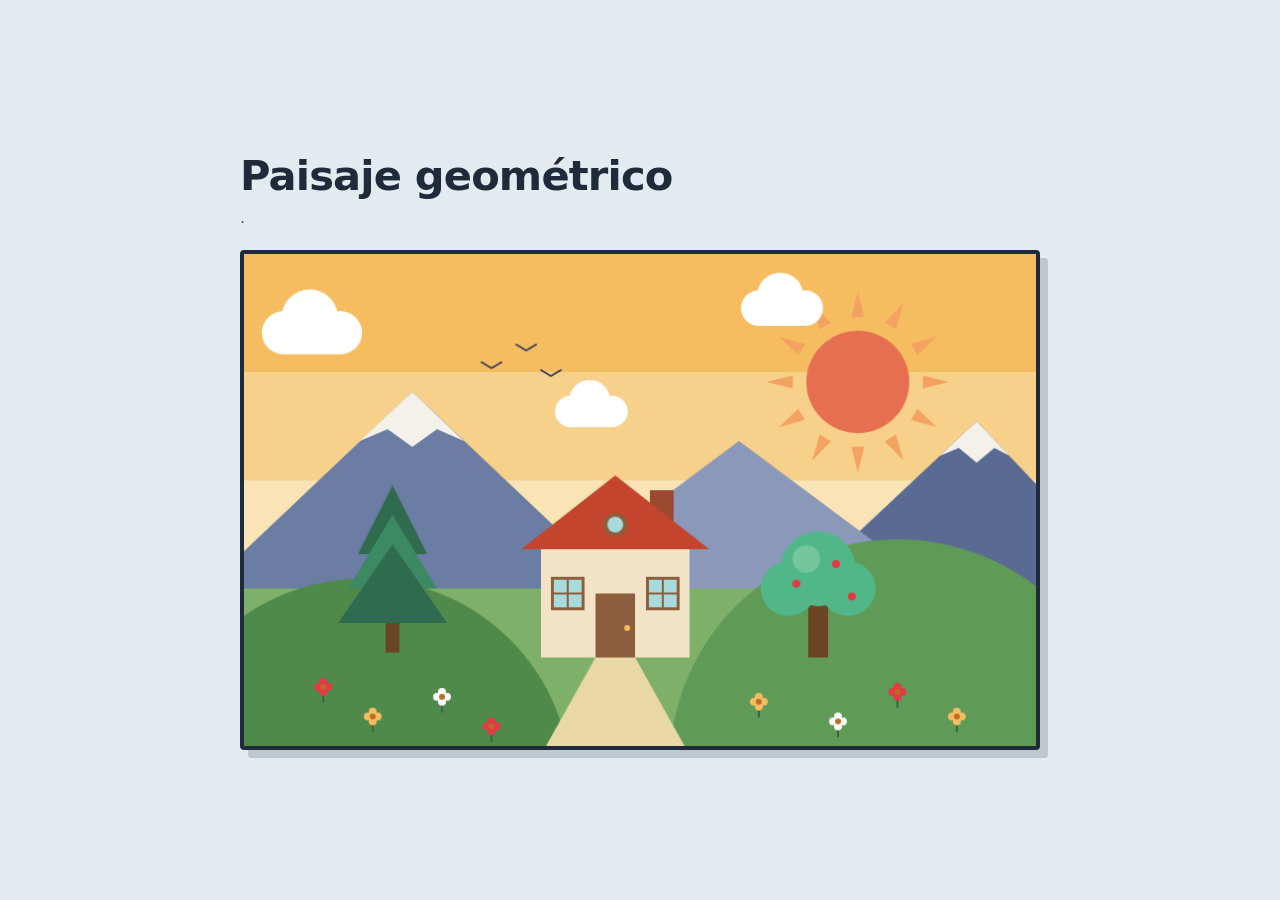
<file: HTML/Index.html>
<!DOCTYPE html>
<html lang="es">
<head>
  <meta charset="UTF-8">
  <meta name="viewport" content="width=device-width, initial-scale=1.0">
  <title>Paisaje geométrico</title>
  <link rel="stylesheet" href="style.css">
</head>
<body>
  <main class="pagina">
    <header class="encabezado">
      <h1>Paisaje geométrico</h1>
      <p>.</p>
    </header>

    <canvas id="lienzo" width="800" height="500"
            role="img"
            aria-label="Paisaje al atardecer con montañas, una casa, un pino, un árbol y flores">
      Tu navegador no soporta el elemento canvas.
    </canvas>
  </main>

  <script src="script.js" defer></script>
</body>
</html>
</file>
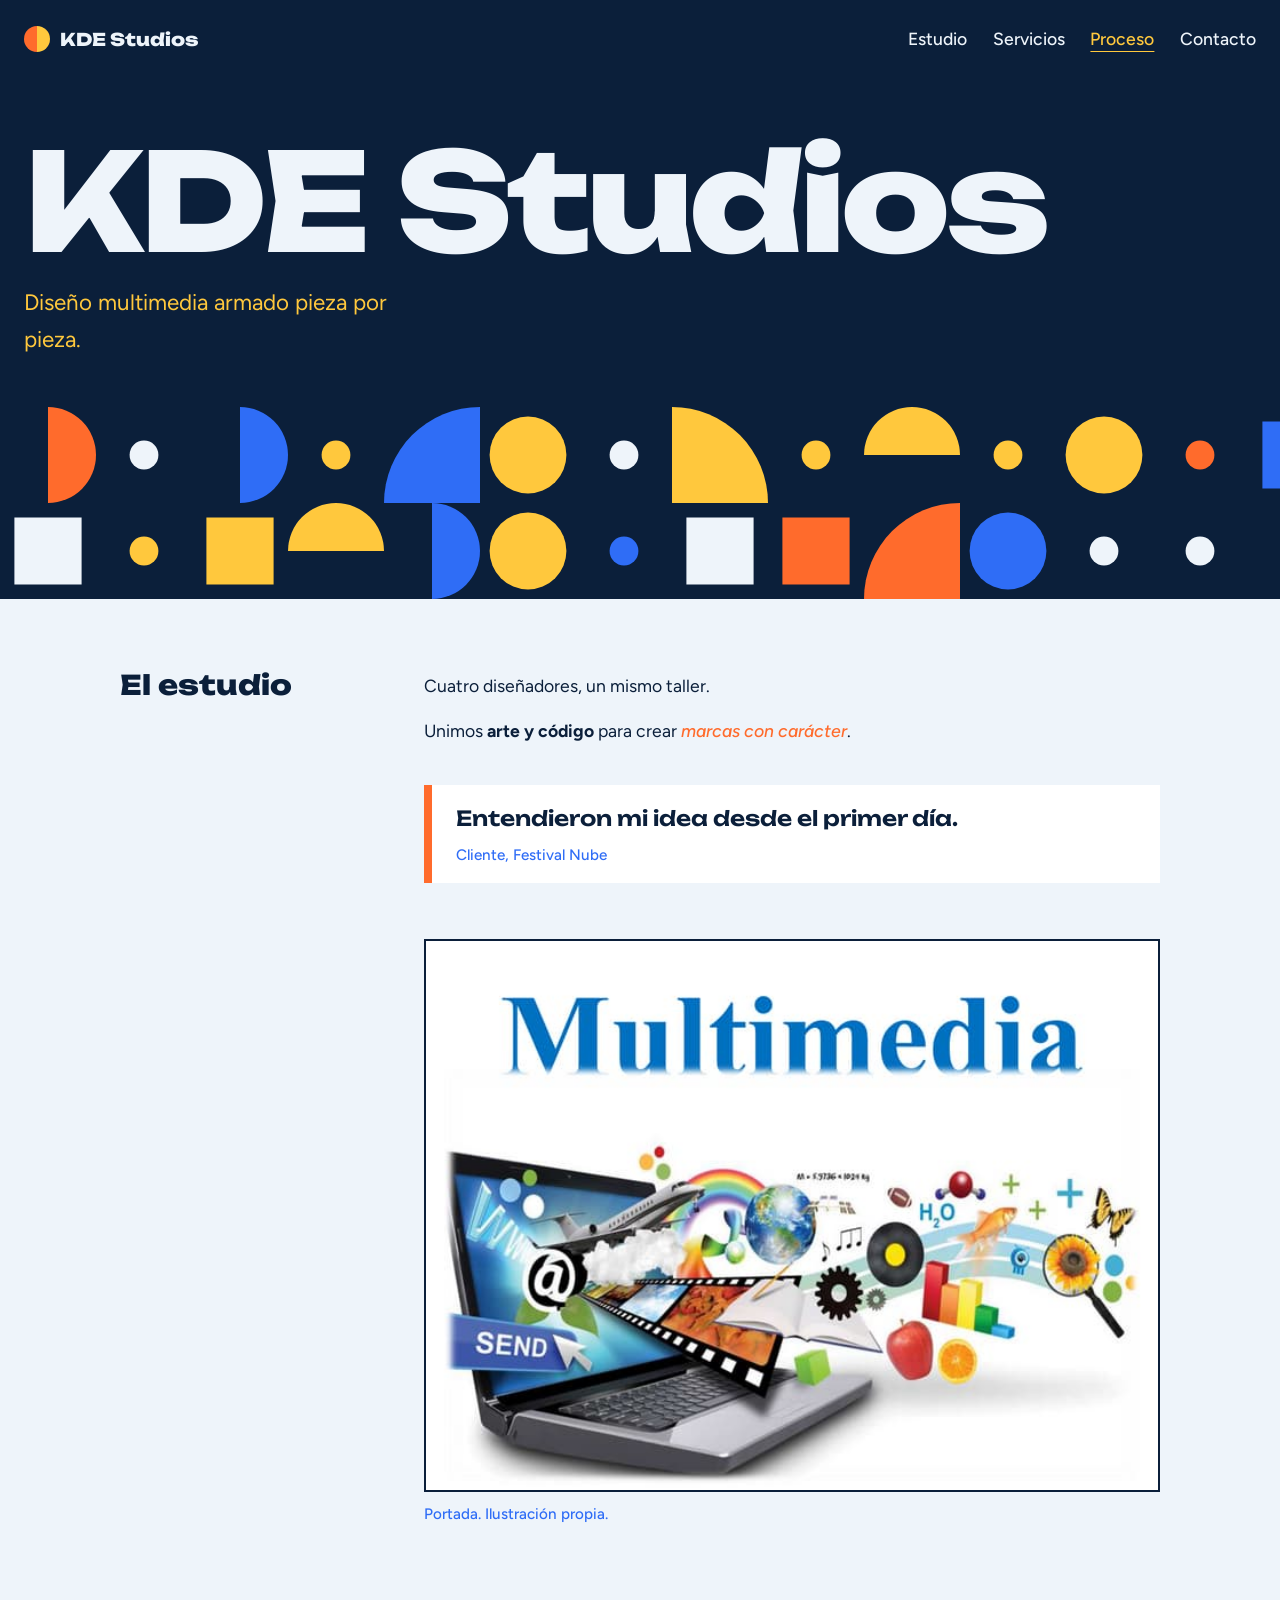
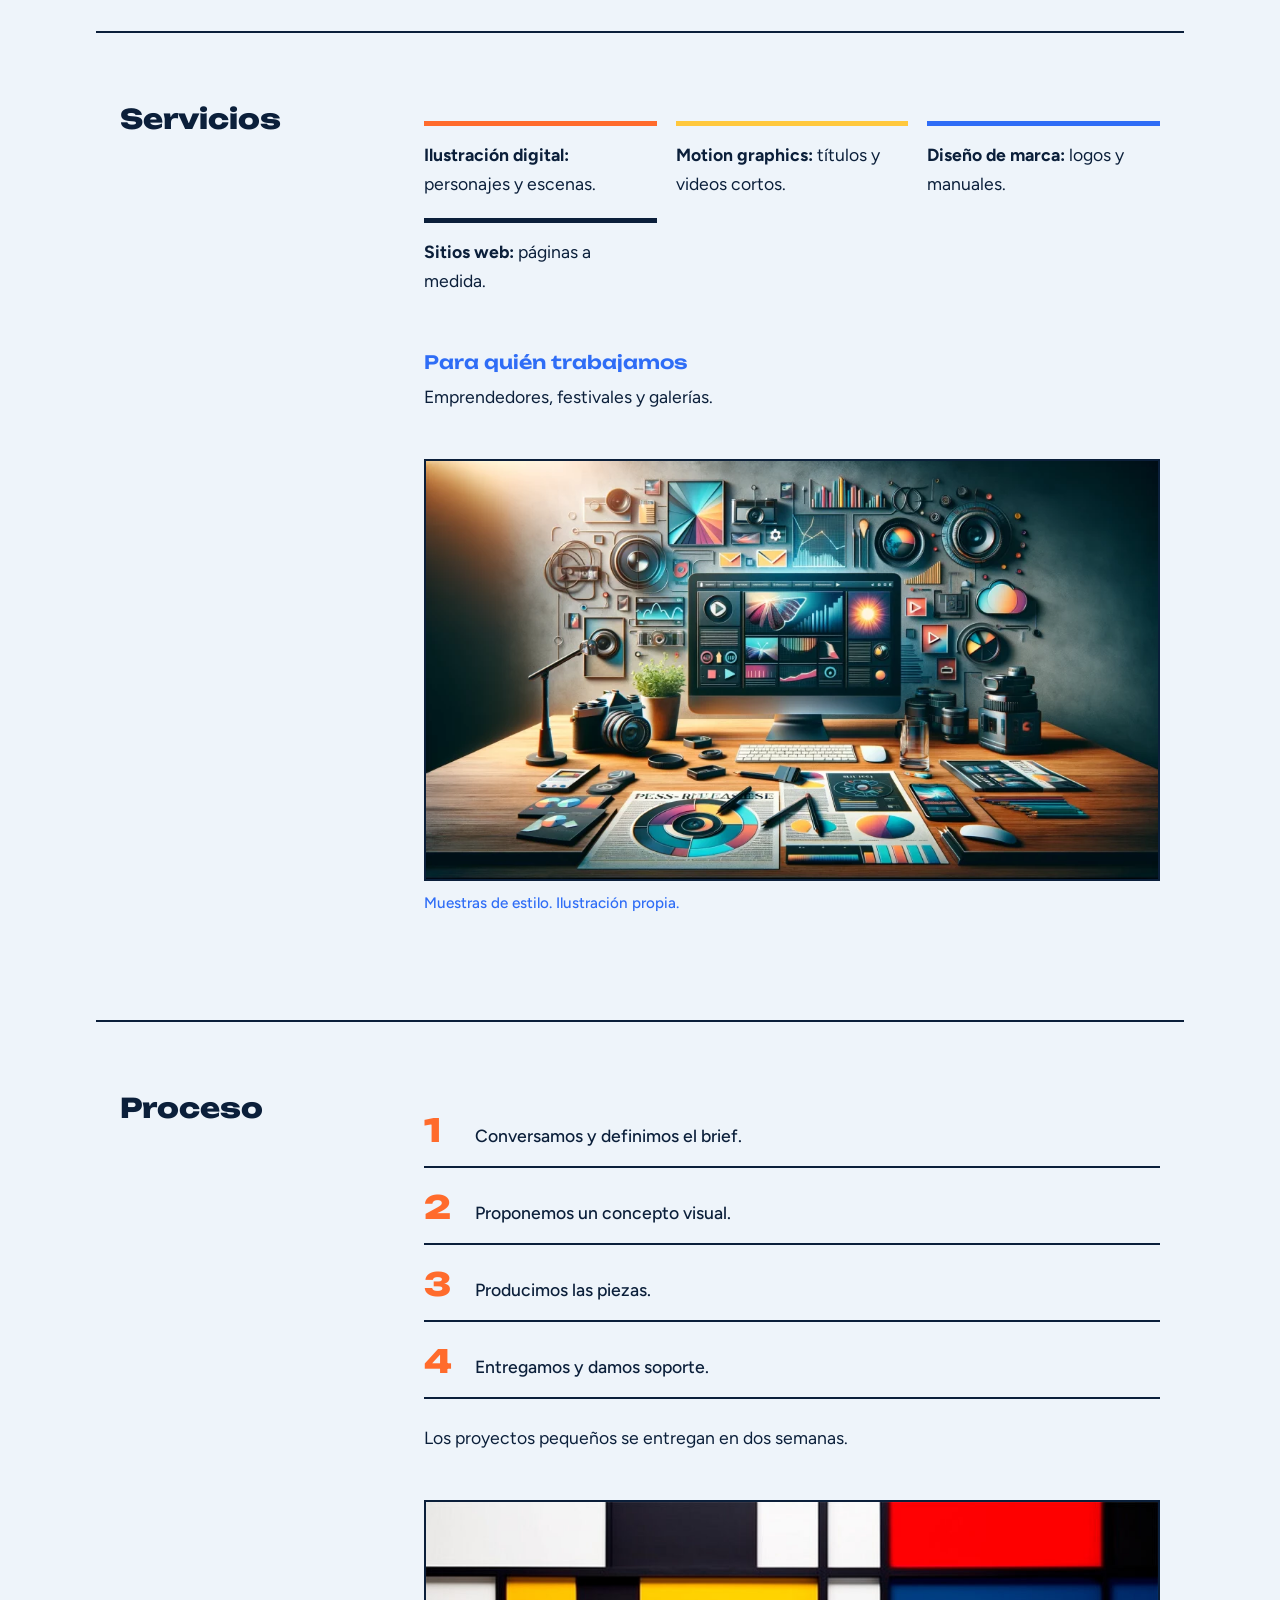
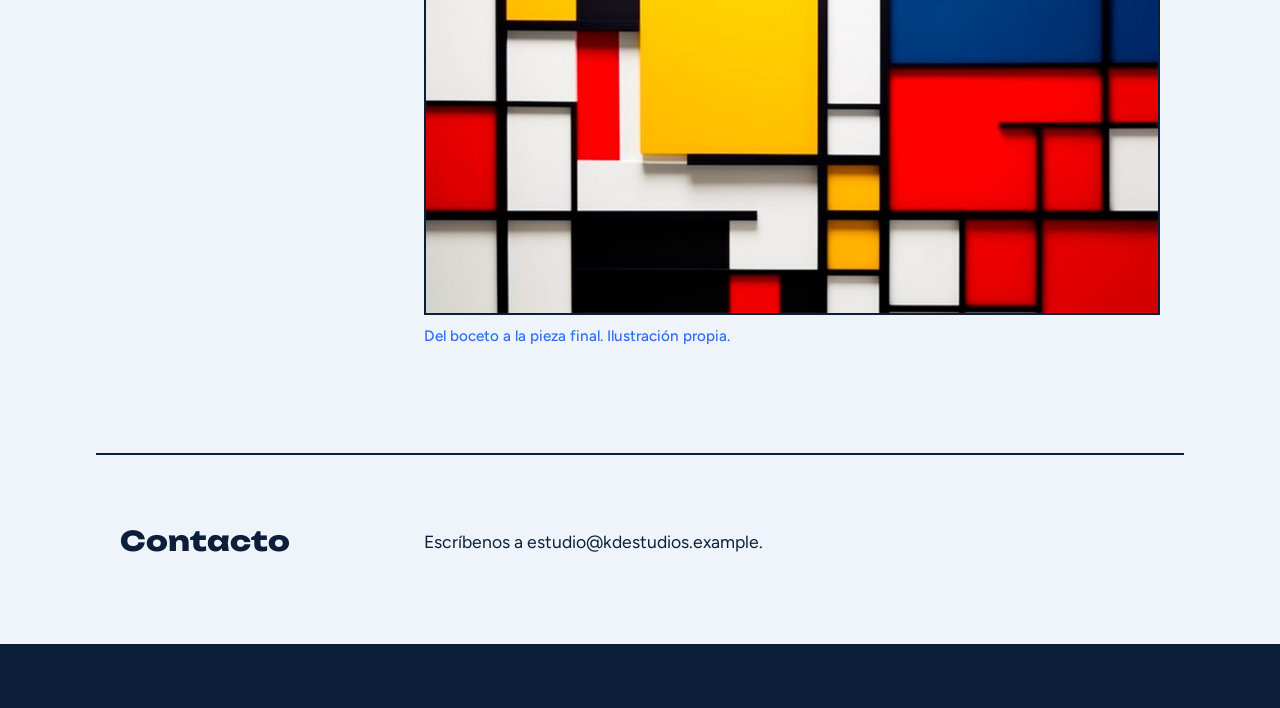
<file: Tarea 6/index.html>
<!DOCTYPE html>
<html lang="es">
<head>
<!-- METADATOS BÁSICOS Y ENLACES A LOS ARCHIVOS EXTERNOS -->
<meta charset="UTF-8">
<meta name="viewport" content="width=device-width, initial-scale=1.0">
<meta name="description" content="KDE Studios: taller de diseño multimedia modular.">
<title>KDE Studios | Taller de diseño multimedia</title>
<link rel="stylesheet" href="style.css">
<script src="script.js" defer></script>
</head>
<body>

<!-- ENCABEZADO: nombre del estudio, menú y descripción -->
<header id="inicio">
  <nav aria-label="Principal">
    <a class="logo" href="#inicio"><span class="logo-marca" aria-hidden="true"></span>KDE Studios</a>
    <a href="#estudio">Estudio</a>
    <a href="#servicios">Servicios</a>
    <a href="#proceso">Proceso</a>
    <a href="#contacto">Contacto</a>
  </nav>
  <h1>KDE Studios</h1>
  <p class="lead">Diseño multimedia armado pieza por pieza.</p>
</header>

<!-- CONTENIDO PRINCIPAL -->
<main>

  <!-- SECCIÓN 1: Introducción -->
  <section id="estudio">
    <h2>El estudio</h2>
    <p>Cuatro diseñadores, un mismo taller.</p>
    <p>Unimos <strong>arte y código</strong> para crear <em>marcas con carácter</em>.</p>
    <!-- ETIQUETA INVESTIGADA (W3Schools): blockquote marca una cita de otra persona y cite indica quién la dijo. La usé para mostrar la opinión de un cliente. -->
    <blockquote>
      Entendieron mi idea desde el primer día.
      <cite>Cliente, Festival Nube</cite>
    </blockquote>
    <figure>
      <img src="extnppt-180228092338-thumbnail-748498022.jpg" alt="Composición geométrica de semicírculos, círculos y rectángulos en azul marino, naranja, amarillo y azul">
      <figcaption>Portada. Ilustración propia.</figcaption>
    </figure>
  </section>

  <!-- SECCIÓN 2: Características / servicios -->
  <section id="servicios">
    <h2>Servicios</h2>
    <!-- LISTA NO ORDENADA: servicios -->
    <ul>
      <li><strong>Ilustración digital:</strong> personajes y escenas.</li>
      <li><strong>Motion graphics:</strong> títulos y videos cortos.</li>
      <li><strong>Diseño de marca:</strong> logos y manuales.</li>
      <li><strong>Sitios web:</strong> páginas a medida.</li>
    </ul>
    <h3>Para quién trabajamos</h3>
    <p>Emprendedores, festivales y galerías.</p>
    <!-- figure y figcaption (W3Schools): agrupan cada imagen con su pie de foto -->
    <figure>
      <img src="DALL·E-2024-02-10-19.22.23-Craft-an-image-that-encapsulates-the-essence-of-incorporating-multimedia-into-press-releases.-Imagine-a-dynamic-and-engaging-workspace-scene-highligh-1024x585-2961658519.webp" alt="Tres cuadros geométricos: círculos concéntricos, arcos de colores y una cuadrícula de formas">
      <figcaption>Muestras de estilo. Ilustración propia.</figcaption>
    </figure>
  </section>

  <!-- SECCIÓN 3: Experiencia / proceso -->
  <section id="proceso">
    <h2>Proceso</h2>
    <!-- LISTA ORDENADA: etapas del trabajo -->
    <ol>
      <li>Conversamos y definimos el brief.</li>
      <li>Proponemos un concepto visual.</li>
      <li>Producimos las piezas.</li>
      <li>Entregamos y damos soporte.</li>
    </ol>
    <p>Los proyectos pequeños se entregan en dos semanas.</p>
    <figure>
      <img src="como-apreciar-arte-abstracto-1024x574-4181472878.jpg" alt="Cubos isométricos en forma de escalera, en naranja, amarillo, azul y azul marino">
      <figcaption>Del boceto a la pieza final. Ilustración propia.</figcaption>
    </figure>
  </section>

  <!-- SECCIÓN 4: Información y enlaces -->
  <section id="contacto">
    <h2>Contacto</h2>
    <p>Escríbenos a estudio@kdestudios.example.</p>
    <!-- ENLACES EXTERNOS -->
    
  </section>

</main>

<!-- PIE DE PÁGINA: autoría y procedencia de los recursos -->
<footer>
  
</footer>

</body>
</html>
</file>
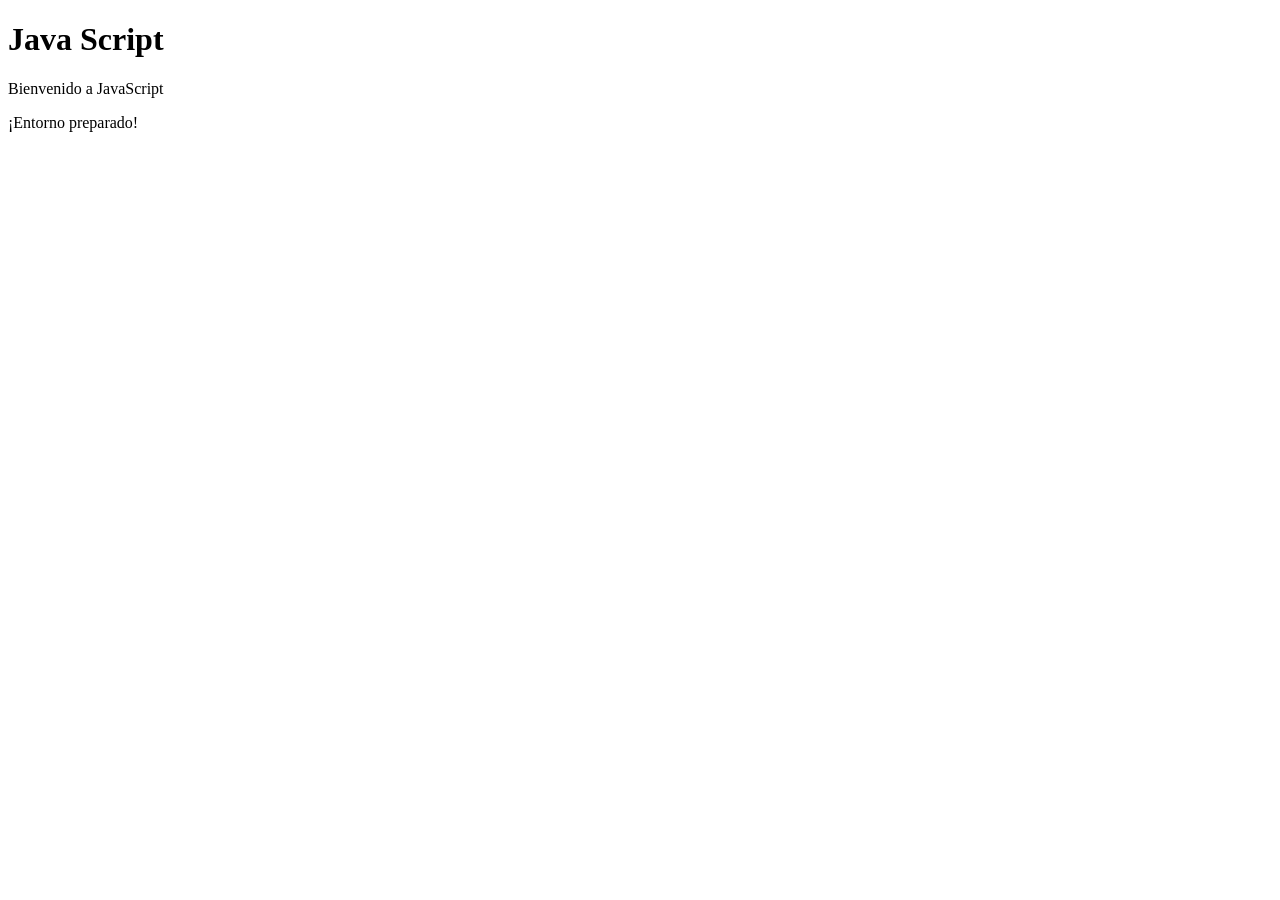
<file: Trabajo 4/index.html>
<!DOCTYPE html>
<html lang="es">

<head>
    <meta charset="UTF-8">
    <title>Tarea2</title>
</head>

<body>

    <h1>Java Script</h1>

    <p>Bienvenido a JavaScript</p>

    <script src="Sistema de evaluación de proyectos multimedia.js"></script>
    
    ¡Entorno preparado!

</body>

</html>
</file>
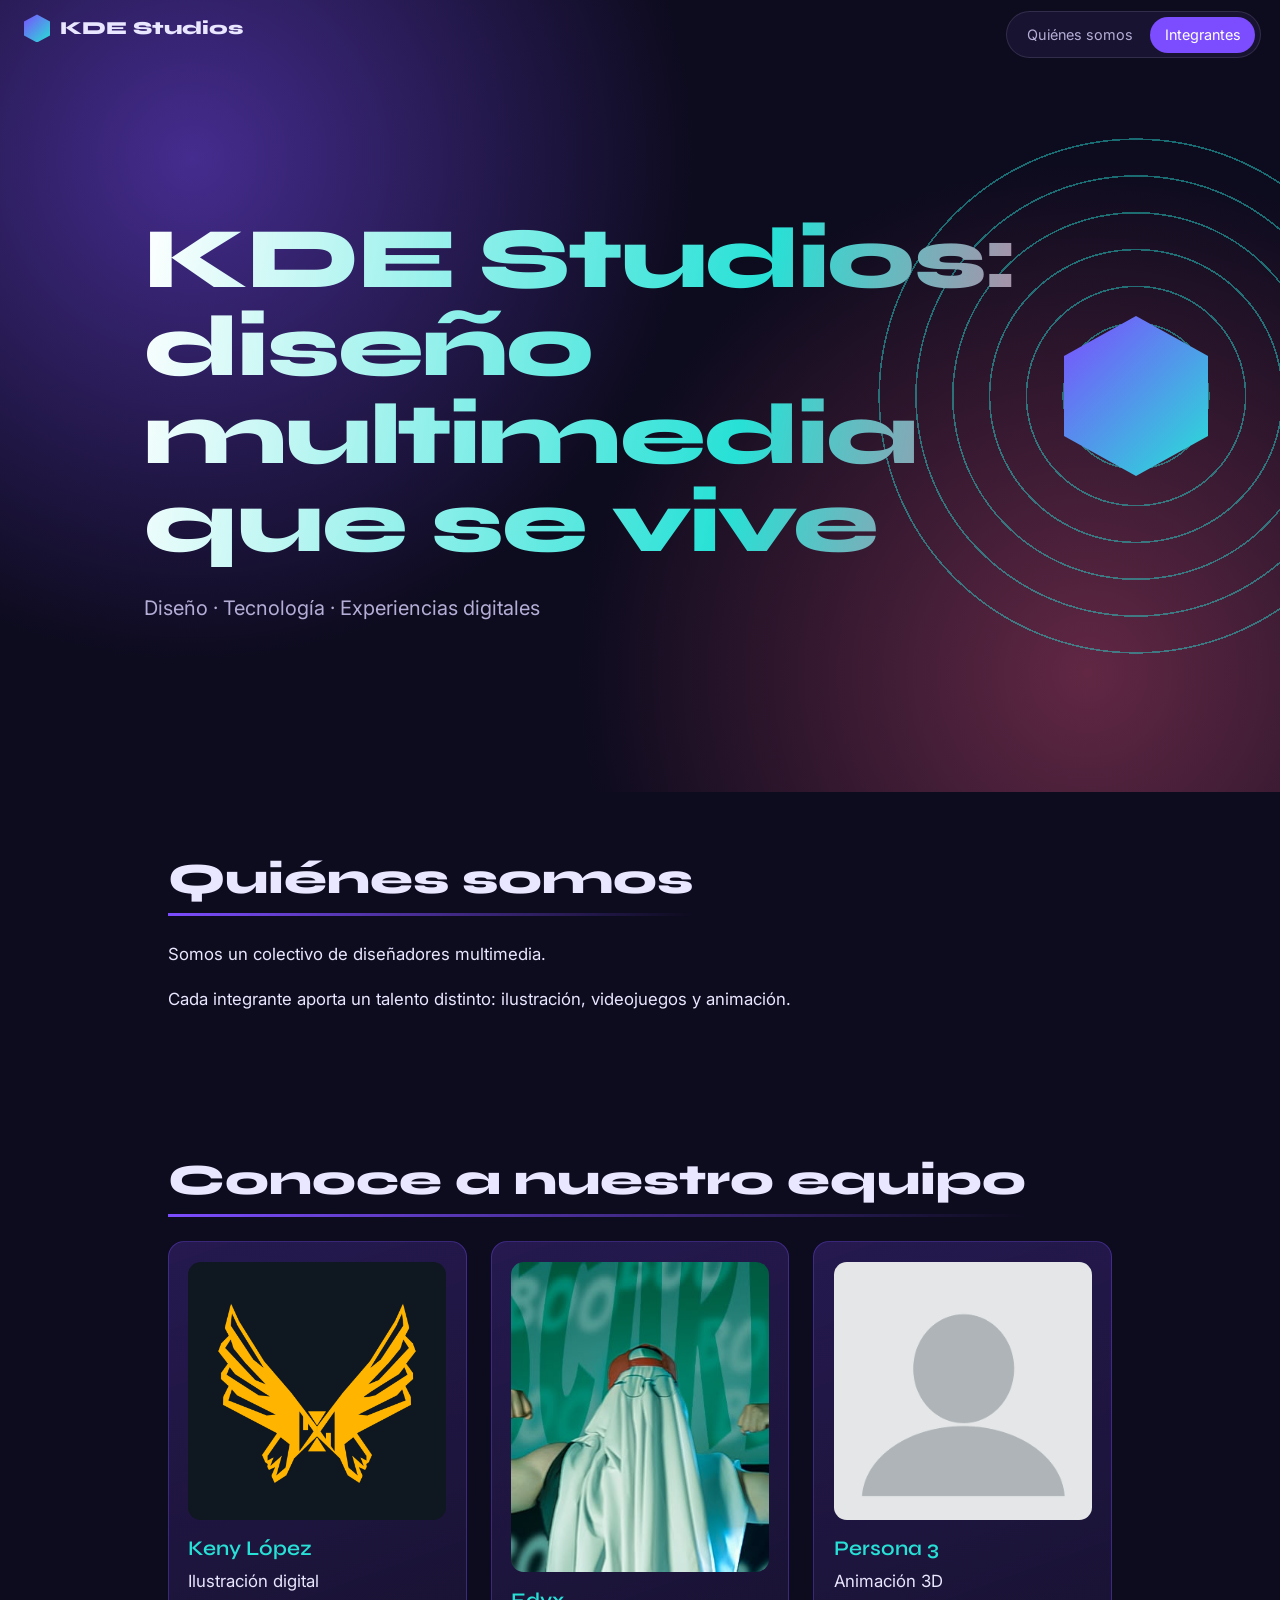
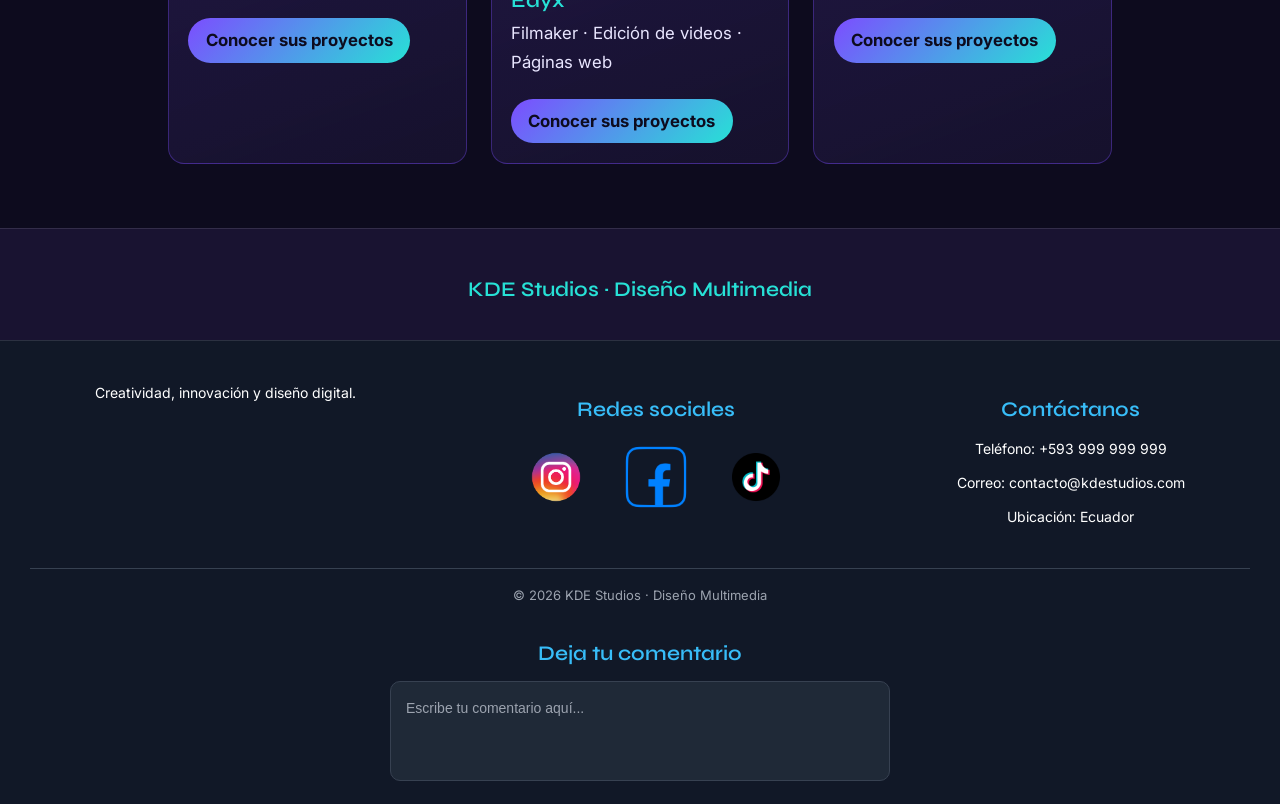
<file: Trabajo-7/index.html>
<!DOCTYPE html>
<html lang="es">
<head>

<meta charset="UTF-8">
<meta name="viewport" content="width=device-width, initial-scale=1.0">
<meta name="description" content="KDE Studios: colectivo de diseñadores multimedia.">
<title>KDE Studios | Colectivo de diseño multimedia</title>
<link rel="stylesheet" href="estilos.css">
<script src="script.js" defer></script>
</head>
<body>


<header id="inicio">
  <a class="logo" href="#inicio"><span class="logo-marca" aria-hidden="true"></span>KDE Studios</a>
  <nav aria-label="Principal">
    <a href="#equipo">Quiénes somos</a>
    <a href="#integrantes">Integrantes</a>
  </nav>
  <h1>KDE Studios: diseño multimedia que se vive</h1>
  <p class="lead">Diseño · Tecnología · Experiencias digitales</p>
</header>

<main>

  
  <section id="equipo">
    <h2>Quiénes somos</h2>
    <p>Somos un colectivo de diseñadores multimedia.</p>
    <p>Cada integrante aporta un talento distinto: ilustración, videojuegos y animación.</p>
  </section>

  <section id="integrantes">
    <h2>Conoce a nuestro equipo</h2>
    <div class="rejilla">
      <article>
        <img src="integrantes/Persona 1/imagenes/Rectángulo.png" alt="">
        <h3>Keny López</h3>
        <p>Ilustración digital</p>
        <a href="integrantes/Persona 1/index.html">Conocer sus proyectos</a>
      </article>
      <article>
        <img src="imagenes1/WhatsApp Image 2026-11-23 at 5.50.24 PM (1).jpeg" alt="">
        <h3>Edyx</h3>
        <p>Filmaker · Edición de videos · Páginas web</p>
        <a href="https://edisondesing.github.io/examen-edison-jara/">Conocer sus proyectos</a>
      </article>
      <article>
        <img src="imagenes1/perfil-de-usuario-2459581278.png" alt="">
        <h3>Persona 3</h3>
        <p>Animación 3D</p>
        <a href="integrantes/Persona 3/index.html">Conocer sus proyectos</a>
      </article>
    </div>
  </section>

</main>


<footer>
  <h3>KDE Studios · Diseño Multimedia</h3>
</footer>

<footer class="footer">
    <div class="footer-contenido">

        <div class="footer-info">
           
            <p>Creatividad, innovación y diseño digital.</p>
            
        </div>

        <div class="footer-redes">
            <h3>Redes sociales</h3>

            <div class="redes-iconos">
                <a href="https://www.instagram.com/" target="_blank">
                    <img src="imagenes1/4077fdd734a78b8c663ebbc9b6e4df61-2706068513.png" alt="Instagram">
                </a>

                <a href="https://www.facebook.com/" target="_blank">
                    <img src="imagenes1/facebook-logo-facebook-logo-transparent-facebook-icon-transparent-free-free-png-1933208047.png" alt="Facebook">
                </a>

                <a href="https://www.tiktok.com/" target="_blank">
                    <img src="imagenes1/tiktok-logo-tikok-icon-transparent-tikok-app-logo-free-png-2249418505.png" alt="TikTok">
                </a>
            </div>
        </div>

        <div class="footer-contacto">
            <h3>Contáctanos</h3>
            <p>Teléfono: +593 999 999 999</p>
            <p>Correo: contacto@kdestudios.com</p>
            <p>Ubicación: Ecuador</p>
        </div>

    </div>

    <div class="footer-final">
        <p>© 2026 KDE Studios · Diseño Multimedia</p>
    </div>
    

<div class="footer-comentarios">
    <h3>Deja tu comentario</h3>
    <textarea placeholder="Escribe tu comentario aquí..."></textarea>
</div>


</footer>


</body>
</html>
</file>
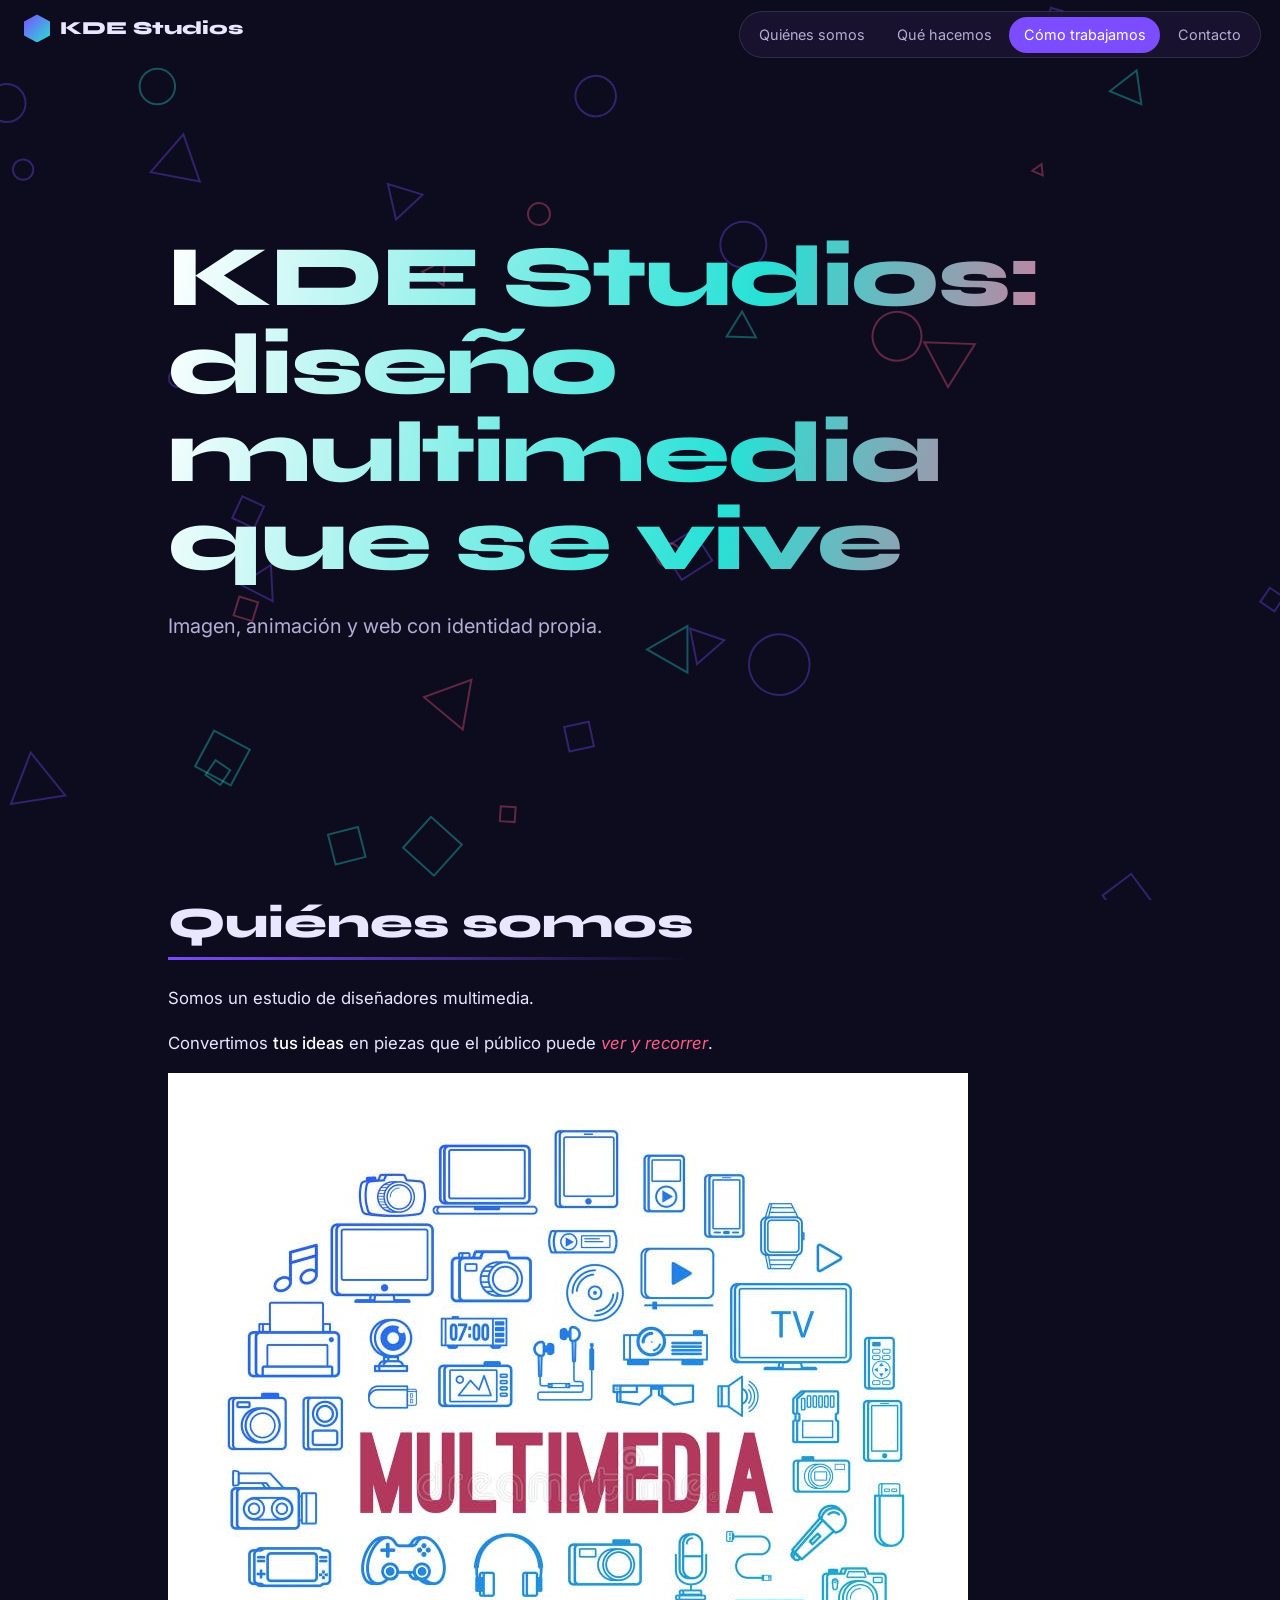
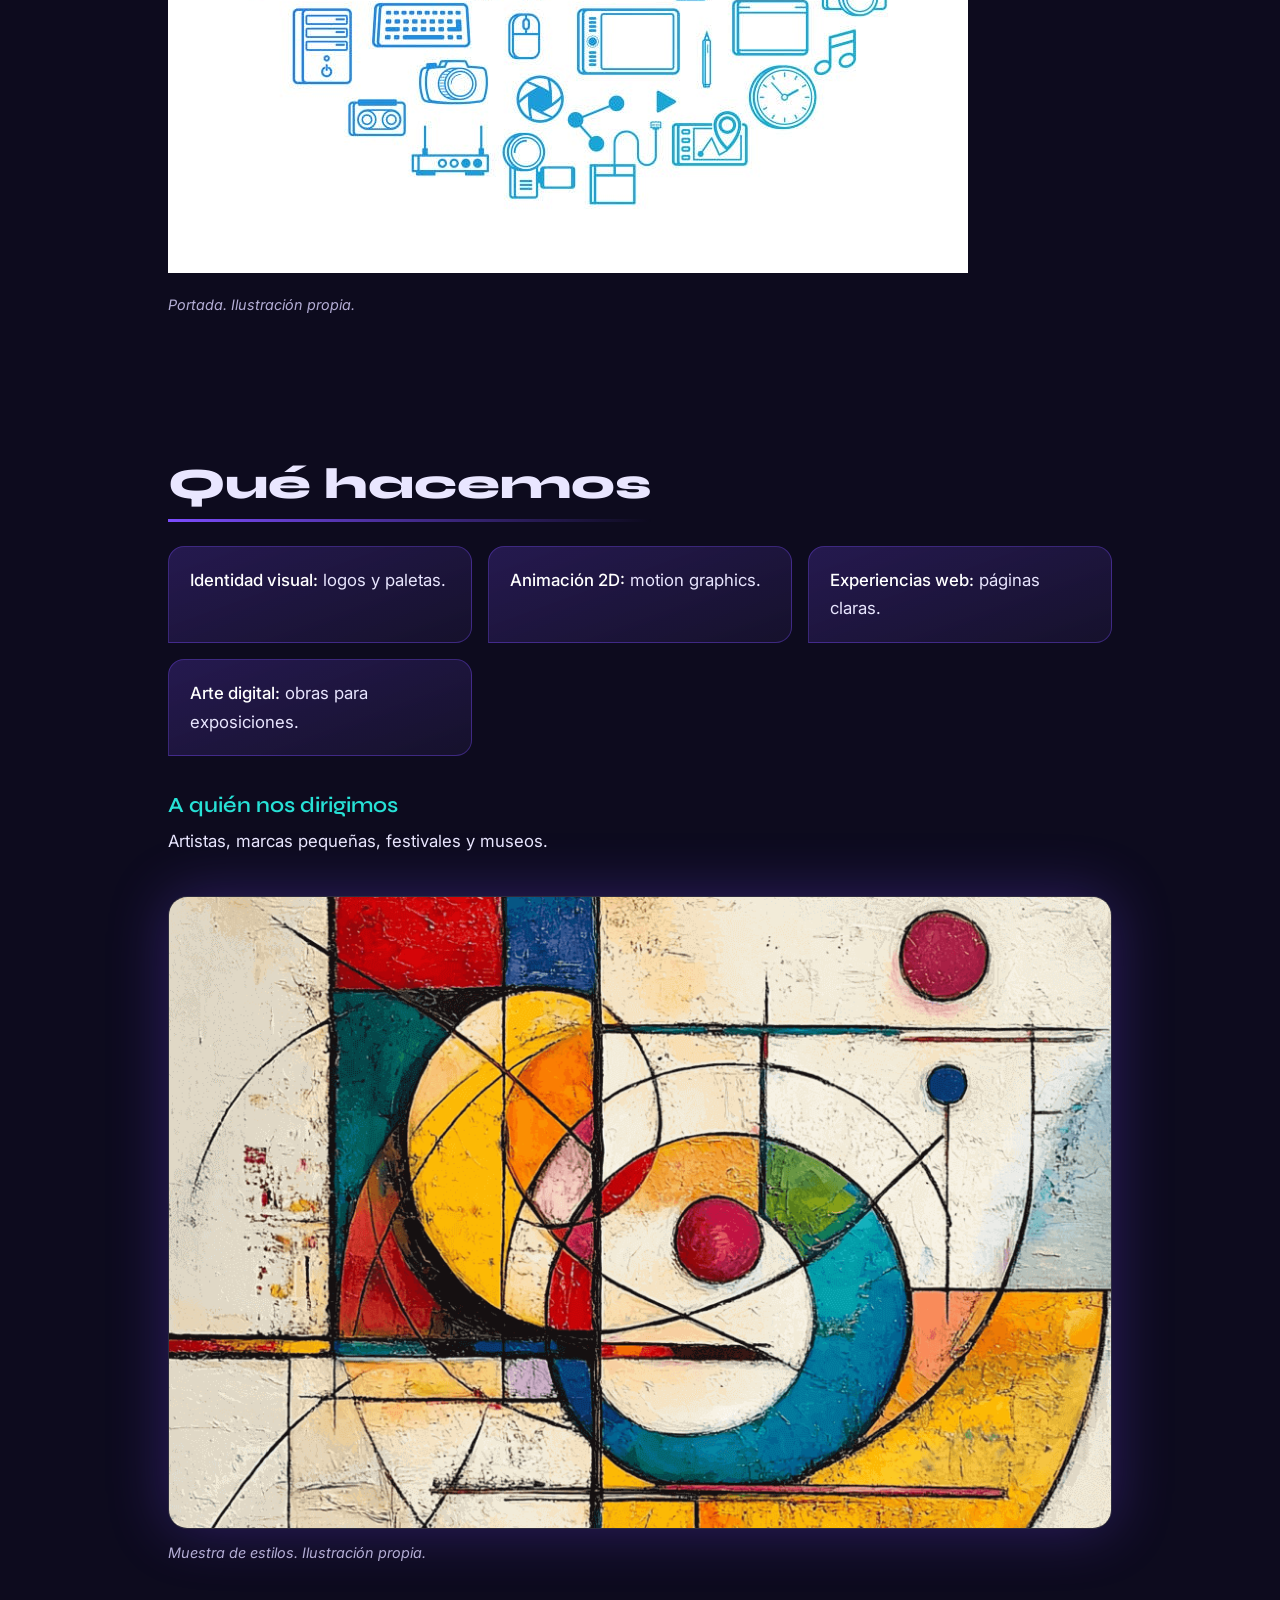
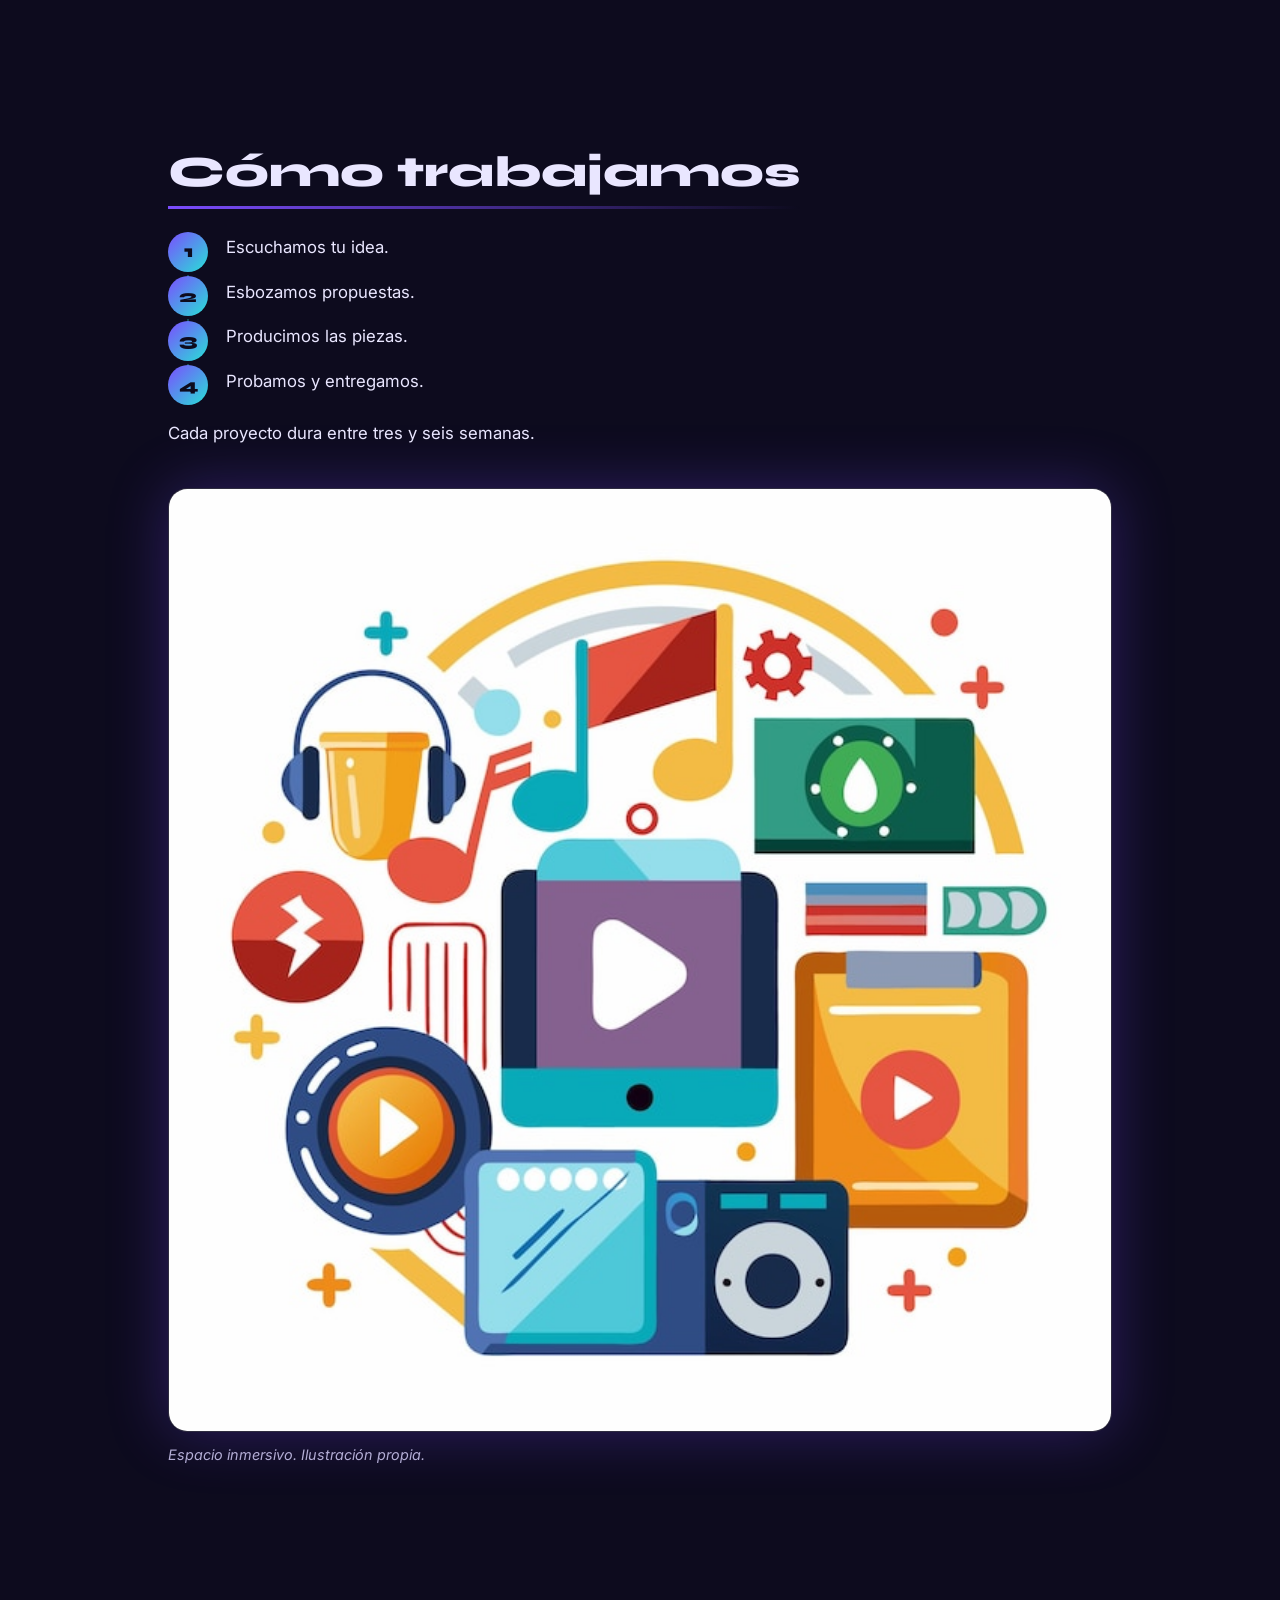
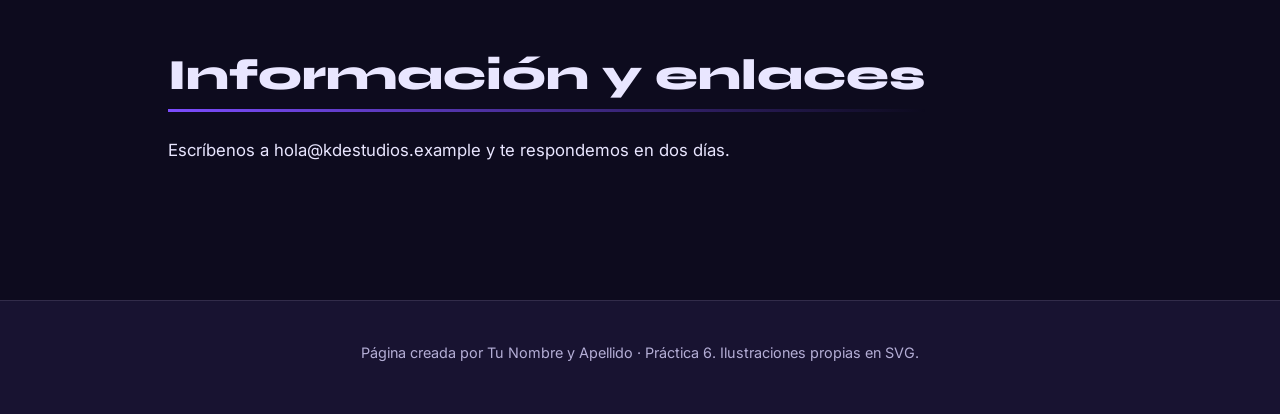
<file: Trabajo/index.html>
<!DOCTYPE html>
<html lang="es">
<head>
<!-- Archivos externos -->
<meta charset="UTF-8">
<meta name="viewport" content="width=device-width, initial-scale=1.0">
<meta name="description" content="KDE Studios: estudio de diseñadores multimedia.">
<title>KDE Studios | Estudio de diseño multimedia</title>
<link rel="stylesheet" href="style.css">
<script src="script.js" defer></script>
</head>
<body>

<!-- nombre del proyecto, menú y descripción -->
<header id="inicio">
  <a class="logo" href="#inicio"><span class="logo-marca" aria-hidden="true"></span>KDE Studios</a>
  <nav aria-label="Principal">
    <a href="#introduccion">Quiénes somos</a>
    <a href="#caracteristicas">Qué hacemos</a>
    <a href="#experiencia">Cómo trabajamos</a>
    <a href="#informacion">Contacto</a>
  </nav>
  <h1>KDE Studios: diseño multimedia que se vive</h1>
  <p class="lead">Imagen, animación y web con identidad propia.</p>
</header>

<!-- CONTENIDO PRINCIPAL -->
<main>

  <!-- SECCIÓN 1: Introducción -->
  <section id="introduccion">
    <h2>Quiénes somos</h2>
    <p>Somos un estudio de diseñadores multimedia.</p>
    <p>Convertimos <strong>tus ideas</strong> en piezas que el público puede <em>ver y recorrer</em>.</p>
  
      <img src="multimedia-device-icon-line-style-concept-isolated-white-background-multimedia-device-icon-line-style-concept-isolated-white-282586678-4149897065.jpg" alt="Anillos concéntricos y un hexágono brillante rodeados de luces violeta, cian y coral sobre un fondo oscuro">
      <figcaption>Portada. Ilustración propia.</figcaption>
    </figure>
  </section>

  <!-- SECCIÓN 2: Características -->
  <section id="caracteristicas">
    <h2>Qué hacemos</h2>
    <!-- LISTA NO ORDENADA: líneas de trabajo -->
    <ul>
      <li><strong>Identidad visual:</strong> logos y paletas.</li>
      <li><strong>Animación 2D:</strong> motion graphics.</li>
      <li><strong>Experiencias web:</strong> páginas claras.</li>
      <li><strong>Arte digital:</strong> obras para exposiciones.</li>
    </ul>
    <h3>A quién nos dirigimos</h3>
    <p>Artistas, marcas pequeñas, festivales y museos.</p>
    <figure>
      <img src="an-abstract-painting-with-bright-colours-geometric-shapes-and-bold-lines-1995962666.png" alt="Tres cuadros abstractos colgados en una pared oscura: círculos superpuestos, ondas de colores y triángulos">
      <figcaption>Muestra de estilos. Ilustración propia.</figcaption>
    </figure>
  </section>

  <!-- SECCIÓN 3: Experiencia / proceso -->
  <section id="experiencia">
    <h2>Cómo trabajamos</h2>
    <!-- LISTA ORDENADA: pasos del proceso -->
    <ol>
      <li>Escuchamos tu idea.</li>
      <li>Esbozamos propuestas.</li>
      <li>Producimos las piezas.</li>
      <li>Probamos y entregamos.</li>
    </ol>
    <p>Cada proyecto dura entre tres y seis semanas.</p>
    <figure>
      <img src="ilustracion-concepto-multimedia-tecnologia_1294240-1850-3188754783.jpg" alt="Un sol de colores sobre una cuadrícula cian en perspectiva con cubos flotantes, como un espacio de realidad virtual">
      <figcaption>Espacio inmersivo. Ilustración propia.</figcaption>
    </figure>
  </section>

  <!-- SECCIÓN 4: Información y enlaces -->
  <section id="informacion">
    <h2>Información y enlaces</h2>
    <p>Escríbenos a hola@kdestudios.example y te respondemos en dos días.</p>
   
    
  </section>

</main>

<!-- PIE DE PÁGINA: autoría y procedencia de los recursos -->
<footer>
  <p>Página creada por Tu Nombre y Apellido · Práctica 6. Ilustraciones propias en SVG.</p>
</footer>

</body>
</html>
</file>
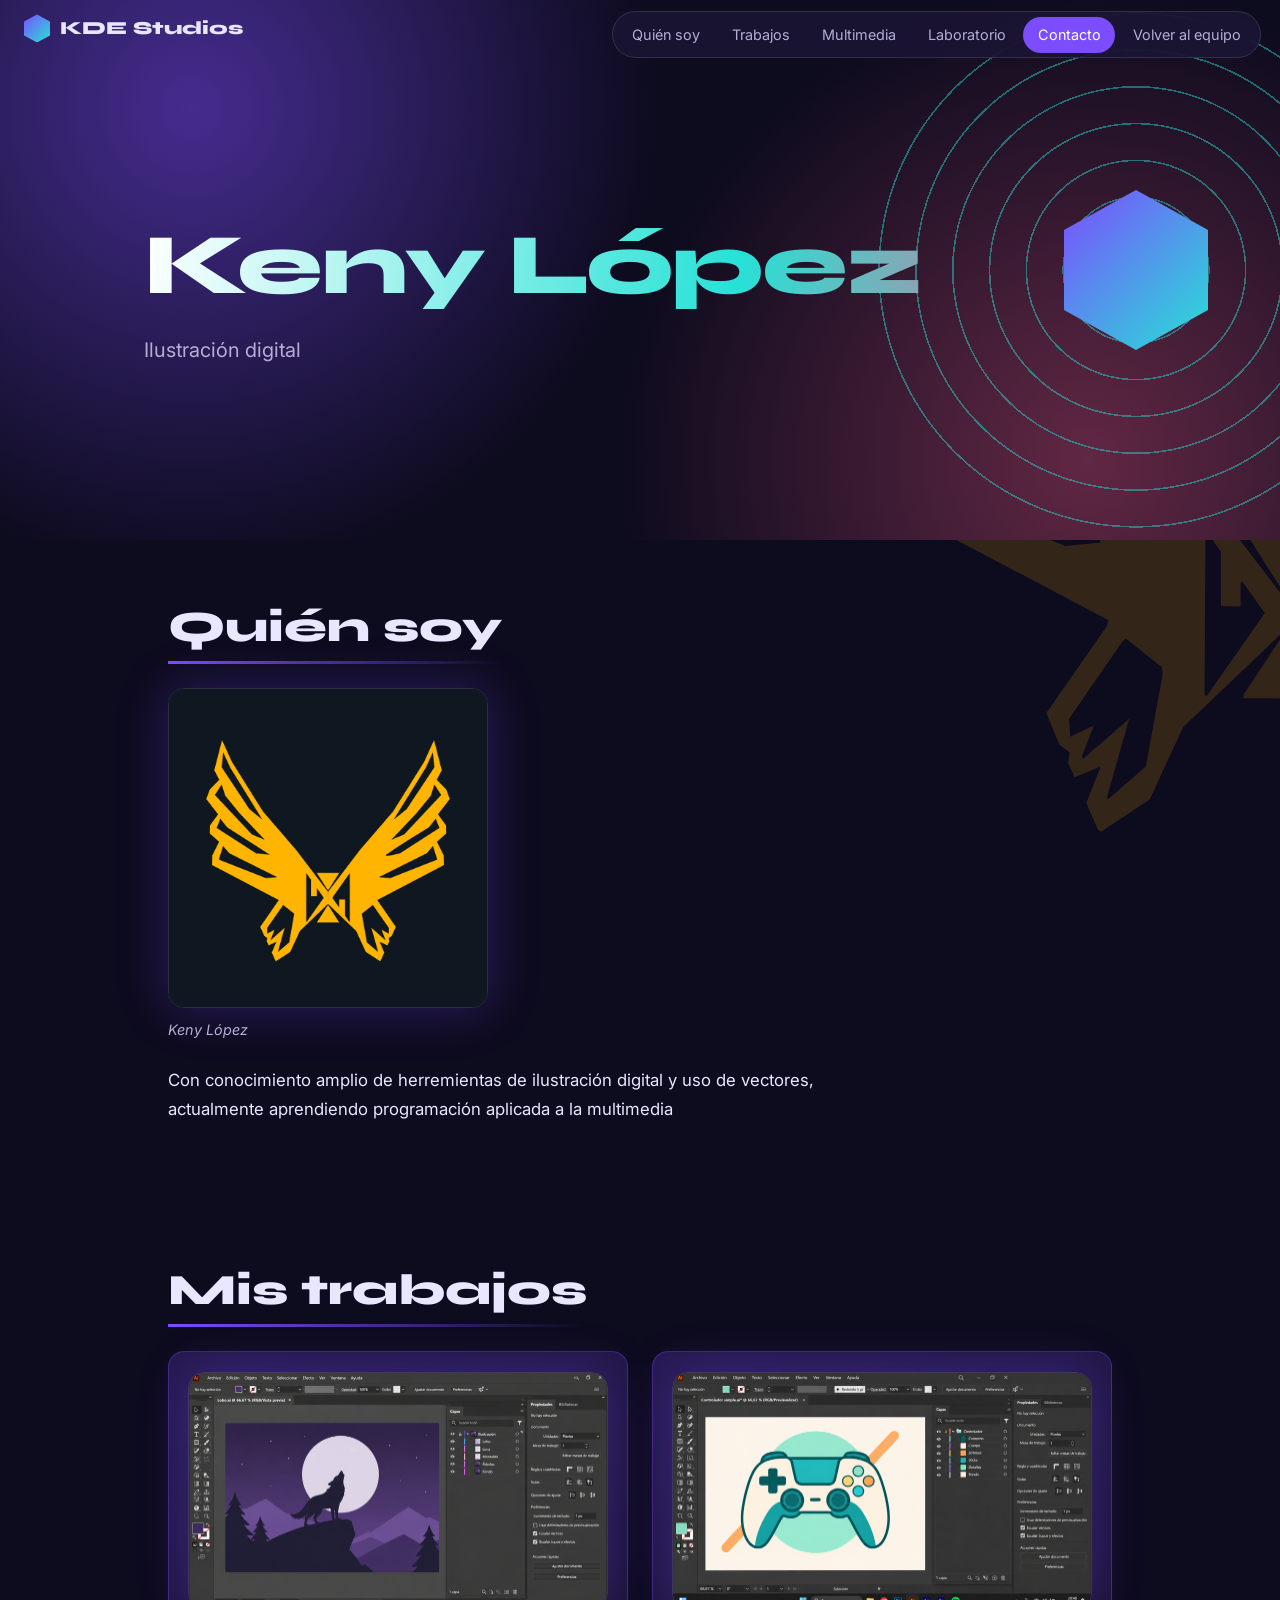
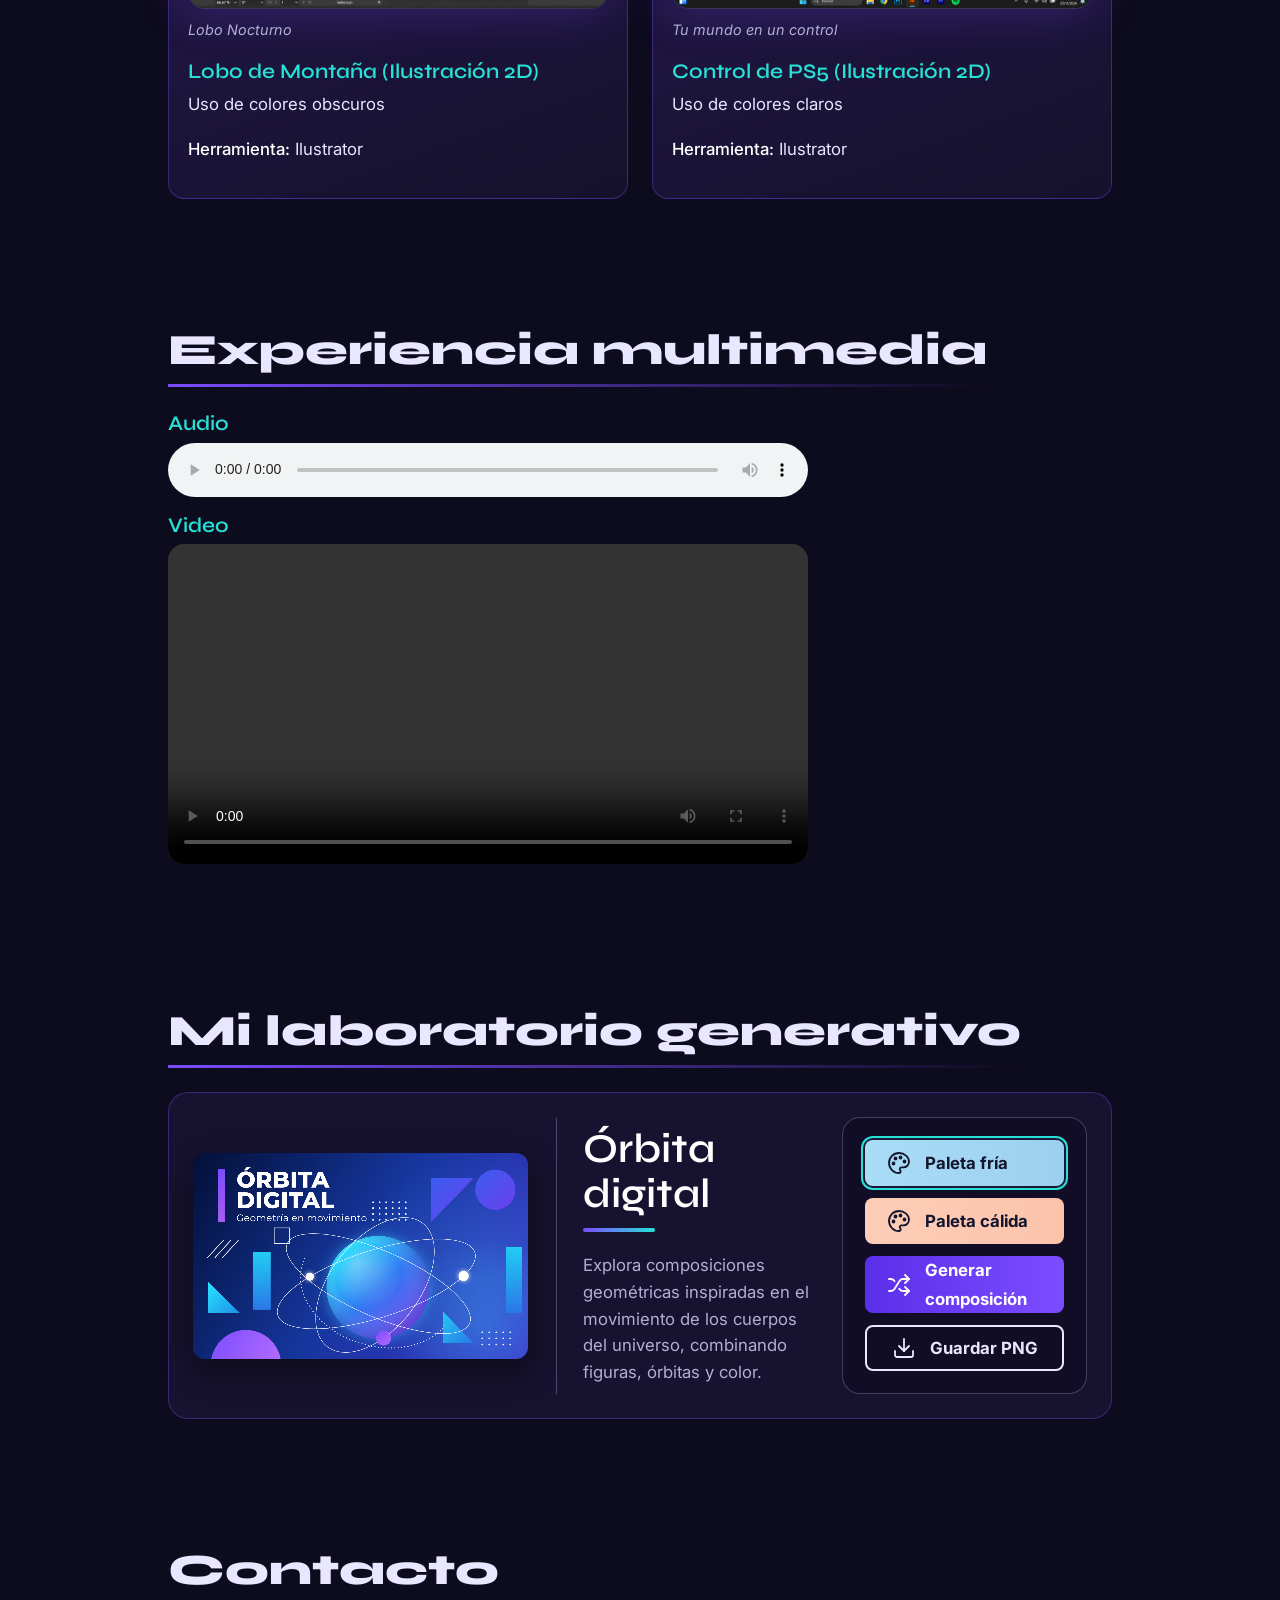
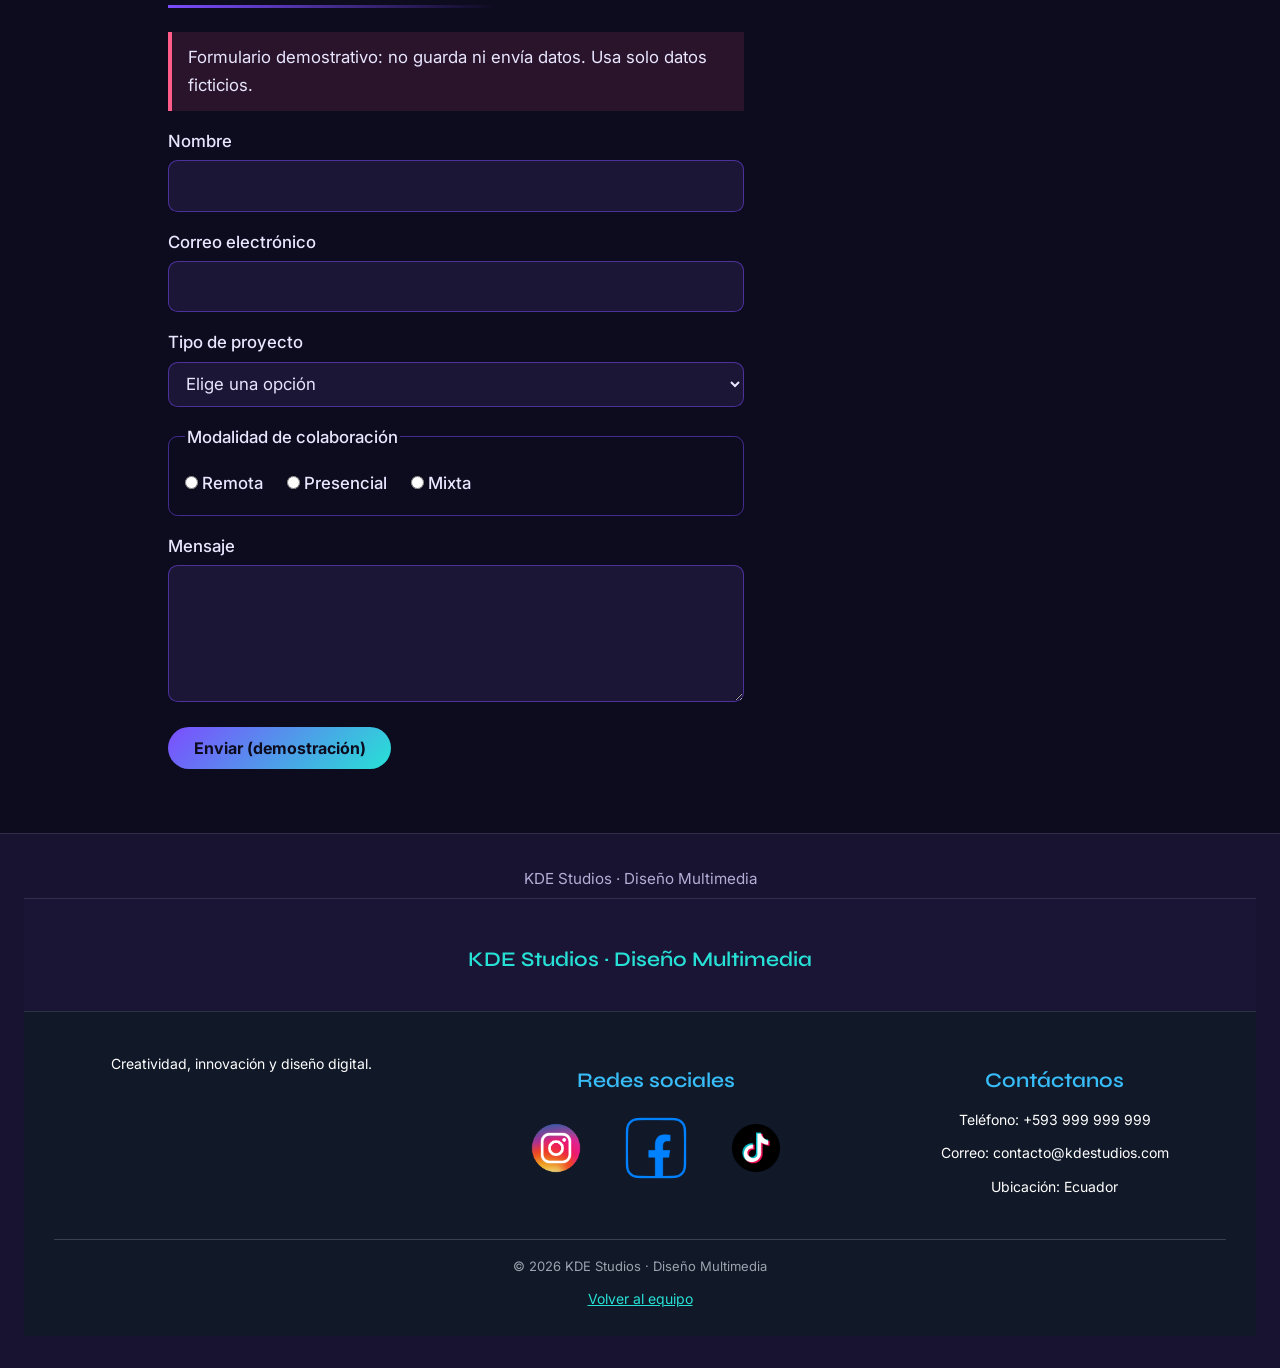
<file: Trabajo-7/integrantes/Persona 1/index.html>
<!DOCTYPE html>
<html lang="es">
<head>
<meta charset="UTF-8">
<meta name="viewport" content="width=device-width, initial-scale=1.0">
<title>Keny López | KDE Studios</title>
<link rel="stylesheet" href="../../estilos.css">
<link rel="stylesheet" href="styles.css">
<script src="../../script.js" defer></script>
<script src="script.js" defer></script>
</head>
<body class="personal">


<header id="inicio">
  <a class="logo" href="../../index.html"><span class="logo-marca" aria-hidden="true"></span>KDE Studios</a>
  <nav aria-label="Principal">
    <a href="#identidad">Quién soy</a>
    <a href="#trabajos">Trabajos</a>
    <a href="#multimedia">Multimedia</a>
    <a href="#laboratorio">Laboratorio</a>
    <a href="#contacto">Contacto</a>
    <a href="../../index.html">Volver al equipo</a>
  </nav>
  <h1>Keny López</h1>
  <p class="lead">Ilustración digital</p>
</header>

<main>

  
  <section id="identidad">
    <h2>Quién soy</h2>
    <figure class="avatar">
      <img src="imagenes/Rectángulo.png" alt="">
      <figcaption>Keny López</figcaption>
    </figure>
    <p>Con conocimiento amplio de herremientas de ilustración digital y uso de vectores, actualmente aprendiendo programación aplicada a la multimedia</p>
    <p></p>
  </section>

  
  <section id="trabajos">
    <h2>Mis trabajos</h2>
    <div class="rejilla">
      <article>
        <figure>
          <img src="imagenes/Lobo aullando bajo la luna púrpura.png" alt="">
          <figcaption>Lobo Nocturno</figcaption>
        </figure>
        <h3>Lobo de Montaña (Ilustración 2D)</h3>
        <p>Uso de colores obscuros</p>
        <p><strong>Herramienta:</strong> Ilustrator</p>
      </article>
      <article>
        <figure>
          <img src="imagenes/Controlador vectorial en Illustrator Español.png" alt="">
          <figcaption>Tu mundo en un control</figcaption>
        </figure>
        <h3>Control de PS5 (Ilustración 2D)</h3>
        <p>Uso de colores claros</p>
        <p><strong>Herramienta:</strong> Ilustrator</p>
      </article>
    </div>
  </section>

  
  <section id="multimedia">
    <h2>Experiencia multimedia</h2>
    <h3>Audio</h3>
    <audio controls preload="metadata">
      <source src="audio/01_Ilustracion_Digital_Suave.m4a" type="audio/mp4">
      Tu navegador no admite audio HTML5.
    </audio>
    <h3>Video</h3>
    <video controls preload="metadata" playsinline>
      <source src="videos/Master.mp4" type="video/mp4">
      Tu navegador no admite video HTML5.
    </video>
    <p></p>
  </section>


  <section id="laboratorio">
    <h2>Mi laboratorio generativo</h2>
    <div class="lab">
      <div class="lab-lienzo">
        <canvas id="lab-lienzo" width="1436" height="882" role="img" aria-label="Composición geométrica Órbita digital"></canvas>
      </div>

      <div class="lab-info">
        <h3>Órbita digital</h3>
        <p>Explora composiciones geométricas inspiradas en el movimiento de los cuerpos del universo, combinando figuras, órbitas y color.</p>
      </div>

      <div class="lab-controles" role="group" aria-label="Controles de la composición">
        <button type="button" class="lab-btn lab-fria" data-paleta="fria" data-icono="paleta" aria-pressed="true">Paleta fría</button>
        <button type="button" class="lab-btn lab-calida" data-paleta="calida" data-icono="paleta" aria-pressed="false">Paleta cálida</button>
        <button type="button" class="lab-btn lab-generar" id="lab-generar" data-icono="mezclar">Generar composición</button>
        <button type="button" class="lab-btn lab-guardar" id="lab-guardar" data-icono="descargar">Guardar PNG</button>
        
      </div>
    </div>
  </section>

 
  <section id="contacto">
    <h2>Contacto</h2>
    <form action="#" method="get">
      <p class="aviso">Formulario demostrativo: no guarda ni envía datos. Usa solo datos ficticios.</p>
      <p><label for="nombre">Nombre</label><input type="text" id="nombre" name="nombre" required></p>
      <p><label for="correo">Correo electrónico</label><input type="email" id="correo" name="correo" required></p>
      <p><label for="tipo">Tipo de proyecto</label>
        <select id="tipo" name="tipo" required>
          <option value="">Elige una opción</option>
          <option value="ilustracion">Ilustración</option>
          <option value="videojuego">Edición de Videos</option>
          <option value="animacion">Animación</option>
          <option value="web">Sitio web</option>
        </select></p>
      <fieldset>
        <legend>Modalidad de colaboración</legend>
        <label><input type="radio" name="modalidad" value="remota" required> Remota</label>
        <label><input type="radio" name="modalidad" value="presencial"> Presencial</label>
        <label><input type="radio" name="modalidad" value="mixta"> Mixta</label>
      </fieldset>
      <p><label for="mensaje">Mensaje</label><textarea id="mensaje" name="mensaje" rows="4" required></textarea></p>
      <button type="submit">Enviar (demostración)</button>
    </form>
  </section>

</main>


<footer>
  
  <p>KDE Studios · Diseño Multimedia</p>
  <footer>
  <h3>KDE Studios · Diseño Multimedia</h3>
</footer>

<footer class="footer">
    <div class="footer-contenido">

        <div class="footer-info">
           
            <p>Creatividad, innovación y diseño digital.</p>
            
        </div>

        <div class="footer-redes">
            <h3>Redes sociales</h3>

            <div class="redes-iconos">
                <a href="https://www.instagram.com/" target="_blank">
                    <img src="imagenes/4077fdd734a78b8c663ebbc9b6e4df61-2706068513.png" alt="Instagram">
                </a>

                <a href="https://www.facebook.com/" target="_blank">
                    <img src="imagenes/facebook-logo-facebook-logo-transparent-facebook-icon-transparent-free-free-png-1933208047.png" alt="Facebook">
                </a>

                <a href="https://www.tiktok.com/" target="_blank">
                    <img src="imagenes/tiktok-logo-tikok-icon-transparent-tikok-app-logo-free-png-2249418505.png" alt="TikTok">
                </a>
            </div>
        </div>

        <div class="footer-contacto">
            <h3>Contáctanos</h3>
            <p>Teléfono: +593 999 999 999</p>
            <p>Correo: contacto@kdestudios.com</p>
            <p>Ubicación: Ecuador</p>
        </div>

    </div>

    <div class="footer-final">
        <p>© 2026 KDE Studios · Diseño Multimedia</p>
      
    </div>
    <p><a href="../../index.html">Volver al equipo</a></p>

</footer>

</body>
</html>
</file>
<file: HTML/style.css>
:root {
  --fondo: #e4ebf0;
  --tinta: #1f2a3a;
  --tinta-suave: #4a5a6e;
  --marco: #1f2a3a;
}

* {
  box-sizing: border-box;
}

body {
  margin: 0;
  min-height: 100vh;
  display: grid;
  place-items: center;
  padding: 24px 16px;
  background: var(--fondo);
  color: var(--tinta);
  font-family: "Trebuchet MS", "Segoe UI", system-ui, sans-serif;
}

.pagina {
  width: 100%;
  max-width: 800px;
}

.encabezado h1 {
  margin: 0 0 6px;
  font-size: clamp(1.8rem, 5vw, 2.6rem);
  font-weight: 700;
  letter-spacing: -0.02em;
}

.encabezado p {
  margin: 0 0 20px;
  max-width: 60ch;
  color: var(--tinta-suave);
  line-height: 1.5;
}

#lienzo {
  display: block;
  width: 100%;
  height: auto;
  aspect-ratio: 8 / 5;
  border: 4px solid var(--marco);
  border-radius: 4px;
  box-shadow: 8px 8px 0 rgba(31, 42, 58, 0.18);
  background: #ffffff;
}
</file>
<file: Tarea 6/style.css>
/* COLORES: marino #0b1f3a · hielo #eef4fa · blanco #ffffff · naranja #ff6b2c · amarillo #ffc83d · azul #2f6df6 */
@import url('https://fonts.googleapis.com/css2?family=Unbounded:wght@600;800&family=Figtree:wght@400;500;700&display=swap');
:root{--marino:#0b1f3a;--hielo:#eef4fa;--blanco:#fff;--naranja:#ff6b2c;--amarillo:#ffc83d;--azul:#2f6df6}
*{box-sizing:border-box;margin:0}
body{background:var(--hielo);color:var(--marino);font:400 1.1rem/1.65 Figtree,system-ui,sans-serif}

/* Portada */
header{padding:1.5rem 1.5rem 1.5rem;background:var(--marino);color:var(--hielo)}
nav{display:flex;flex-wrap:wrap;align-items:center;gap:.4rem 1.6rem}
nav a{color:var(--hielo);text-decoration:none;font-weight:500}
nav a:hover,nav a.activo{color:var(--amarillo);text-decoration:underline;text-underline-offset:6px}
nav .logo{margin-right:auto;display:flex;align-items:center;gap:.6rem;font:800 1.1rem Unbounded,sans-serif;text-decoration:none}
.logo-marca{width:26px;height:26px;border-radius:50%;background:linear-gradient(90deg,var(--naranja) 50%,var(--amarillo) 50%)}
h1{margin-top:5rem;font:800 clamp(3rem,12vw,8.5rem)/1 Unbounded,sans-serif;letter-spacing:-.03em}
.lead{margin-top:1rem;max-width:30ch;font-size:1.4rem;color:var(--amarillo)}
.mosaico{display:block;width:calc(100% + 3rem);height:192px;margin:3rem -1.5rem -1.5rem}

/* Secciones en dos columnas: título a la izquierda, contenido a la derecha */
section{display:grid;grid-template-columns:minmax(0,15rem) minmax(0,1fr);column-gap:4rem;max-width:68rem;margin:0 auto;padding:4.5rem 1.5rem;border-bottom:2px solid var(--marino)}
section:last-child{border-bottom:0}
section>*{grid-column:2}
h2{grid-column:1;grid-row:1/span 6;align-self:start;position:sticky;top:1.5rem;font:800 1.7rem/1.1 Unbounded,sans-serif}
h3{margin:2rem 0 .5rem;font:600 1.15rem Unbounded,sans-serif;color:var(--azul)}
p{margin-bottom:1rem}
strong{font-weight:700}
em{font-style:italic;color:var(--naranja);font-weight:500}
a{color:var(--azul);font-weight:700}
a:focus-visible{outline:3px solid var(--naranja);outline-offset:3px}

/* Cita */
blockquote{margin:1.5rem 0;padding:1.2rem 1.5rem;border-left:8px solid var(--naranja);background:var(--blanco);font:600 1.3rem/1.4 Unbounded,sans-serif}
cite{display:block;margin-top:.8rem;font:500 .95rem Figtree,sans-serif;font-style:normal;color:var(--azul)}

/* Listas */
ul,ol{list-style:none;padding:0;margin:1rem 0 1.5rem;display:grid;gap:1.2rem}
ul{grid-template-columns:repeat(auto-fit,minmax(14rem,1fr))}
ul li{padding-top:.9rem;border-top:5px solid var(--marino)}
ul li:nth-child(1){border-color:var(--naranja)}
ul li:nth-child(2){border-color:var(--amarillo)}
ul li:nth-child(3){border-color:var(--azul)}
ol{counter-reset:paso}
ol li{counter-increment:paso;display:flex;align-items:baseline;gap:1.2rem;padding-bottom:1rem;border-bottom:2px solid var(--marino);font-weight:500}
ol li::before{content:counter(paso);flex:none;width:2rem;font:800 2rem Unbounded,sans-serif;color:var(--naranja)}

/* Imágenes y pie */
figure{margin:2rem 0}
figure img{display:block;width:100%;height:auto;border:2px solid var(--marino)}
figcaption{margin-top:.6rem;font-size:.95rem;color:var(--azul);font-weight:500}
footer{padding:2rem 1.5rem;text-align:center;background:var(--marino);color:var(--hielo);font-size:.95rem}
footer p{margin:0}

@media(max-width:800px){section{display:block;padding:3.5rem 1.5rem}h2{position:static;margin-bottom:1.5rem}nav .logo{width:100%}}
</file>
<file: Trabajo-7/estilos.css>
/* COLORES: noche #0d0b1e · ciruela #1c1636 · violeta #7c4dff · cian #27e1d6 · coral #ff5c8a · niebla #e9e6ff · tenue #b4aed6 */
@import url('https://fonts.googleapis.com/css2?family=Syne:wght@600;800&family=Inter:wght@400;500&display=swap');
:root{--noche:#0d0b1e;--ciruela:#1c1636;--violeta:#7c4dff;--cian:#27e1d6;--coral:#ff5c8a;--niebla:#e9e6ff;--tenue:#b4aed6}
*{box-sizing:border-box;margin:0}
html{scroll-padding-top:4rem}
body{background:var(--noche);color:var(--niebla);font:400 1.05rem/1.7 Inter,system-ui,sans-serif}

/* Logo y menú */
.logo{position:fixed;top:.9rem;left:1.5rem;z-index:20;display:flex;align-items:center;gap:.6rem;font:800 1.15rem Syne,sans-serif;color:var(--niebla);text-decoration:none}
.logo-marca{width:26px;height:28px;background:linear-gradient(135deg,var(--violeta),var(--cian));clip-path:polygon(50% 0,100% 25%,100% 75%,50% 100%,0 75%,0 25%)}
nav{position:fixed;top:.7rem;right:1.2rem;z-index:20;display:flex;gap:.2rem;padding:.3rem;border-radius:2rem;font-size:.9rem;background:rgba(28,22,54,.85);backdrop-filter:blur(12px);border:1px solid rgba(233,230,255,.12)}
nav a{padding:.35rem .9rem;border-radius:2rem;color:var(--tenue);text-decoration:none}
nav a:hover{background:var(--violeta);color:#fff}

/* Cabecera visual hecha solo con CSS: luces, anillos y hexágono */
header{position:relative;overflow:hidden;min-height:88vh;padding:7rem max(1.5rem,calc((100vw - 62rem)/2)) 3rem;display:flex;flex-direction:column;justify-content:center;background:radial-gradient(circle at 15% 20%,rgba(124,77,255,.5),transparent 40%),radial-gradient(circle at 85% 85%,rgba(255,92,138,.35),transparent 40%),var(--noche)}
header::before{content:"";position:absolute;right:-8rem;top:50%;width:34rem;height:34rem;margin-top:-17rem;border-radius:50%;background:repeating-radial-gradient(circle,transparent 0 2.2rem,rgba(39,225,214,.45) 2.2rem 2.3rem)}
header::after{content:"";position:absolute;right:4.5rem;top:50%;width:9rem;height:10rem;margin-top:-5rem;background:linear-gradient(135deg,var(--violeta),var(--cian));clip-path:polygon(50% 0,100% 25%,100% 75%,50% 100%,0 75%,0 25%)}
header h1,header .lead{position:relative;z-index:1}
.personal header{min-height:60vh}
h1{max-width:14ch;font:800 clamp(2.4rem,7.5vw,5.4rem)/1.02 Syne,sans-serif;letter-spacing:-.02em;background:linear-gradient(100deg,#fff,var(--cian) 60%,var(--coral));-webkit-background-clip:text;background-clip:text;color:transparent}
.lead{margin-top:1.5rem;max-width:46ch;font-size:1.25rem;color:var(--tenue)}

/* Secciones y texto */
section{max-width:62rem;margin:0 auto;padding:4rem 1.5rem}
h2{width:fit-content;margin-bottom:1.5rem;padding-bottom:.6rem;font:800 clamp(1.8rem,4vw,2.7rem)/1.1 Syne,sans-serif;border-bottom:3px solid;border-image:linear-gradient(90deg,var(--violeta),transparent) 1}
h3{margin:1rem 0 .4rem;font:600 1.3rem Syne,sans-serif;color:var(--cian)}
p{max-width:64ch;margin-bottom:1rem}
strong{color:#fff;font-weight:500}
a{color:var(--cian)}
a:focus-visible,input:focus-visible,select:focus-visible,textarea:focus-visible,button:focus-visible{outline:3px solid var(--coral);outline-offset:3px}

/* Tarjetas (integrantes y proyectos) */
.rejilla{display:grid;grid-template-columns:repeat(auto-fit,minmax(16rem,1fr));gap:1.5rem;margin-top:1.5rem}
article{padding:1.2rem;border-radius:1rem;background:linear-gradient(160deg,rgba(124,77,255,.22),rgba(28,22,54,.6));border:1px solid rgba(124,77,255,.35)}
article img{display:block;width:100%;height:auto;margin-bottom:.8rem;border-radius:.8rem}
article figure{margin:0 0 .8rem}
article figure img{margin:0}
article a{display:inline-block;margin-top:.4rem;padding:.5rem 1.1rem;border-radius:2rem;background:linear-gradient(135deg,var(--violeta),var(--cian));color:var(--noche);font-weight:700;text-decoration:none}

/* Imágenes y multimedia */
figure{margin:1.5rem 0}
figure img{display:block;width:100%;height:auto;border-radius:1rem;border:1px solid rgba(233,230,255,.15);box-shadow:0 0 50px rgba(124,77,255,.3)}
figcaption{margin-top:.6rem;font-size:.9rem;font-style:italic;color:var(--tenue)}
.avatar{max-width:20rem}
audio,video{display:block;width:100%;max-width:40rem;margin-bottom:1rem;border-radius:1rem}

/* Formulario */
form{max-width:36rem}
.aviso{padding:.7rem 1rem;border-left:4px solid var(--coral);background:rgba(255,92,138,.12)}
label,legend{display:block;margin-bottom:.3rem;font-weight:500}
input[type=text],input[type=email],select,textarea{width:100%;padding:.65rem .8rem;border-radius:.6rem;border:1px solid rgba(124,77,255,.5);background:var(--ciruela);color:var(--niebla);font:inherit}
fieldset{margin-bottom:1rem;padding:.8rem 1rem;border:1px solid rgba(124,77,255,.5);border-radius:.6rem}
fieldset label{display:inline-block;margin-right:1.2rem}
button{padding:.7rem 1.6rem;border:0;border-radius:2rem;background:linear-gradient(135deg,var(--violeta),var(--cian));color:var(--noche);font:700 1rem Inter,sans-serif;cursor:pointer}
footer{padding:2rem 1.5rem;text-align:center;font-size:.95rem;color:var(--tenue);background:rgba(28,22,54,.8);border-top:1px solid rgba(233,230,255,.12)}
footer p{margin:0 auto .4rem}

@media(max-width:700px){header::after{display:none}header::before{opacity:.4}nav{top:3.4rem;left:1rem;right:1rem;justify-content:center;flex-wrap:wrap}nav a{padding:.3rem .6rem}.logo{left:1rem}header{padding-top:10rem}}


nav a.activo{background:var(--violeta);color:#fff}
.confirmacion{margin:1rem 0 0;padding:.7rem 1rem;border-left:4px solid var(--cian);background:rgba(39,225,214,.12)}
.confirmacion:empty{display:none}


.footer {
    background-color: #111827;
    color: #ffffff;
    padding: 40px 30px 15px;
}

.footer-contenido {
    display: flex;
    justify-content: space-around;
    flex-wrap: wrap;
    gap: 30px;
}

.footer h3 {
    color: #38bdf8;
    margin-bottom: 15px;
}

.footer p {
    font-size: 14px;
    margin-bottom: 10px;
}

.footer-redes {
    text-align: center;
}

.redes-iconos {
    display: flex;
    justify-content: center;
    gap: 20px;
}

.redes-iconos img {
    width: 80px;
    height: 80px;
    object-fit: contain;
    transition: transform 0.3s ease;
}

.redes-iconos img:hover {
    transform: scale(1.2);
}

.footer-final {
    text-align: center;
    border-top: 1px solid #374151;
    margin-top: 30px;
    padding-top: 15px;
}

.footer-final p {
    color: #9ca3af;
    font-size: 13px;
}

@media (max-width: 600px) {
    .footer-contenido {
        flex-direction: column;
        text-align: center;
    }
}

.footer-comentarios {
    text-align: center;
    margin-top: 35px;
}

.footer-comentarios h3 {
    color: #38bdf8;
    margin-bottom: 15px;
}

.footer-comentarios textarea {
    width: 80%;
    max-width: 500px;
    height: 100px;
    padding: 15px;
    background-color: #1f2937;
    color: white;
    border: 1px solid #374151;
    border-radius: 10px;
    font-family: Arial, sans-serif;
    font-size: 14px;
    resize: none;
    outline: none;
}

.footer-comentarios textarea::placeholder {
    color: #9ca3af;
}
</file>
<file: Trabajo/style.css>
/* COLORES: noche #0d0b1e · ciruela #1c1636 · violeta #7c4dff · cian #27e1d6 · coral #ff5c8a · niebla #e9e6ff · tenue #b4aed6 */
@import url('https://fonts.googleapis.com/css2?family=Syne:wght@600;800&family=Inter:wght@400;500&display=swap');
:root{--noche:#0d0b1e;--ciruela:#1c1636;--violeta:#7c4dff;--cian:#27e1d6;--coral:#ff5c8a;--niebla:#e9e6ff;--tenue:#b4aed6}
*{box-sizing:border-box;margin:0}
html{scroll-padding-top:4rem}
body{background:var(--noche);color:var(--niebla);font:400 1.05rem/1.7 Inter,system-ui,sans-serif}
header,main,footer{position:relative;z-index:1}

/* Fondo de formas creado por script.js */
.fondo{position:fixed;inset:0;width:100%;height:100%;z-index:0;pointer-events:none}

/* Logo y menú */
.logo{position:fixed;top:.9rem;left:1.5rem;z-index:20;display:flex;align-items:center;gap:.6rem;font:800 1.15rem Syne,sans-serif;color:var(--niebla);text-decoration:none}
.logo-marca{width:26px;height:28px;background:linear-gradient(135deg,var(--violeta),var(--cian));clip-path:polygon(50% 0,100% 25%,100% 75%,50% 100%,0 75%,0 25%)}
nav{position:fixed;top:.7rem;right:1.2rem;z-index:20;display:flex;gap:.2rem;padding:.3rem;border-radius:2rem;font-size:.9rem;background:rgba(28,22,54,.75);backdrop-filter:blur(12px);border:1px solid rgba(233,230,255,.12)}
nav a{padding:.35rem .9rem;border-radius:2rem;color:var(--tenue);text-decoration:none}
nav a:hover,nav a.activo{background:var(--violeta);color:#fff}

/* Portada */
header{min-height:92vh;max-width:62rem;margin:0 auto;padding:7rem 1.5rem 3rem;display:flex;flex-direction:column;justify-content:center}
h1{max-width:14ch;font:800 clamp(2.4rem,7.5vw,5.4rem)/1.02 Syne,sans-serif;letter-spacing:-.02em;background:linear-gradient(100deg,#fff,var(--cian) 60%,var(--coral));-webkit-background-clip:text;background-clip:text;color:transparent}
.lead{margin-top:1.5rem;max-width:46ch;font-size:1.25rem;color:var(--tenue)}

/* Secciones y texto */
section{max-width:62rem;margin:0 auto;padding:4.5rem 1.5rem}
h2{width:fit-content;margin-bottom:1.5rem;padding-bottom:.6rem;font:800 clamp(1.8rem,4vw,2.7rem)/1.1 Syne,sans-serif;border-bottom:3px solid;border-image:linear-gradient(90deg,var(--violeta),transparent) 1}
h3{margin:2.2rem 0 .6rem;font:600 1.35rem Syne,sans-serif;color:var(--cian)}
p{max-width:64ch;margin-bottom:1rem}
strong{color:#fff;font-weight:500}
em{color:var(--coral)}
a{color:var(--cian)}
a:focus-visible,summary:focus-visible{outline:3px solid var(--coral);outline-offset:3px}
address{font-style:normal}

/* Listas */
ul,ol{list-style:none;padding:0;margin:1.5rem 0;display:grid;gap:1rem}
ul{grid-template-columns:repeat(auto-fit,minmax(15rem,1fr))}
ul li{padding:1.2rem 1.3rem;border-radius:1rem 1rem 1rem 0;background:linear-gradient(160deg,rgba(124,77,255,.22),rgba(28,22,54,.6));border:1px solid rgba(124,77,255,.35)}
ol{counter-reset:paso;max-width:46rem}
ol li{counter-increment:paso;position:relative;padding-left:3.6rem}
ol li::before{content:counter(paso);position:absolute;left:0;top:-.1rem;width:2.5rem;height:2.5rem;display:grid;place-items:center;border-radius:50%;background:linear-gradient(135deg,var(--violeta),var(--cian));color:var(--noche);font:800 1.1rem Syne,sans-serif}
ol li:not(:last-child)::after{content:"";position:absolute;left:1.2rem;top:2.6rem;bottom:-1rem;width:2px;background:rgba(39,225,214,.3)}

/* Imágenes, desplegable y pie */
figure{margin:2.5rem 0}
figure img{display:block;width:100%;height:auto;border-radius:1.2rem;border:1px solid rgba(233,230,255,.15);box-shadow:0 0 60px rgba(124,77,255,.3)}
figcaption{margin-top:.7rem;font-size:.9rem;font-style:italic;color:var(--tenue)}
details{max-width:64ch;margin-top:2rem;padding:1rem 1.3rem;border:1px solid rgba(39,225,214,.35);border-radius:1rem}
summary{cursor:pointer;font-weight:500;color:var(--cian)}
details[open] summary{margin-bottom:.6rem}
footer{margin-top:3rem;padding:2.5rem 1.5rem;text-align:center;font-size:.9rem;color:var(--tenue);background:rgba(28,22,54,.8);border-top:1px solid rgba(233,230,255,.12)}
footer p{margin:0 auto .5rem}

@media(max-width:640px){nav{top:3.4rem;left:1rem;right:1rem;justify-content:center;flex-wrap:wrap}nav a{padding:.3rem .6rem}.logo{left:1rem}header{padding-top:10rem}}
</file>
<file: Trabajo-7/integrantes/Persona 1/styles.css>
@import url('https://fonts.googleapis.com/css2?family=Montserrat:wght@400;800&display=swap');

#laboratorio .lab {
  display: grid;
  grid-template-columns: minmax(0, 1.3fr) minmax(0, 1fr) minmax(0, 0.95fr);
  gap: 28px;
  align-items: center;
  padding: 24px;
  border: 1px solid rgba(124, 77, 255, 0.35);
  border-radius: 20px;
  background: rgba(28, 22, 54, 0.72);
}

#laboratorio .lab-lienzo canvas {
  display: block;
  width: 100%;
  height: auto;
  border-radius: 12px;
  box-shadow: 0 12px 32px rgba(0, 0, 0, 0.45);
}

#laboratorio .lab-info {
  padding: 8px 0 8px 26px;
  border-left: 1px solid rgba(180, 174, 214, 0.35);
}
#laboratorio .lab-info h3 {
  margin: 0;
  color: #fff;
  font-size: clamp(1.8rem, 3.2vw, 2.6rem);
  line-height: 1.1;
}
#laboratorio .lab-info h3::after {
  content: "";
  display: block;
  width: 72px;
  height: 4px;
  margin: 12px 0 20px;
  border-radius: 2px;
  background: linear-gradient(90deg, #7c4dff, #27e1d6);
}
#laboratorio .lab-info p {
  max-width: 38ch;
  margin: 0;
  color: #b4aed6;
  font-size: 1.05rem;
  line-height: 1.6;
}

#laboratorio .lab-controles {
  display: flex;
  flex-direction: column;
  gap: 12px;
  padding: 22px;
  border: 1px solid rgba(180, 174, 214, 0.3);
  border-radius: 18px;
  background: rgba(13, 11, 30, 0.45);
}

#laboratorio .lab-btn {
  display: flex;
  align-items: center;
  gap: 14px;
  width: 100%;
  min-height: 46px;
  margin: 0;
  padding: 0 22px;
  border: 0;
  border-radius: 8px;
  color: #13162e;
  font: inherit;
  font-weight: 700;
  letter-spacing: normal;
  text-align: left;
  text-transform: none;
  box-shadow: none;
  cursor: pointer;
  transition: transform 0.15s;
}
#laboratorio .lab-btn:hover { transform: translateY(-1px); }
#laboratorio .lab-btn svg { width: 24px; height: 24px; flex: none; }

#laboratorio .lab-fria { background: linear-gradient(90deg, #a9dcf6, #9dd0ee); }
#laboratorio .lab-calida { background: linear-gradient(90deg, #fdcdb7, #fcc3ab); }
#laboratorio .lab-btn[aria-pressed="true"] { box-shadow: 0 0 0 2px #1c1636, 0 0 0 4px #27e1d6; }

#laboratorio .lab-generar {
  justify-content: center;
  background: linear-gradient(90deg, #5b2eea, #7c4dff);
  color: #fff;
}
#laboratorio .lab-guardar {
  justify-content: center;
  border: 2px solid #e9e6ff;
  background: transparent;
  color: #e9e6ff;
}

#laboratorio .lab-volver {
  display: flex;
  align-items: center;
  justify-content: center;
  gap: 12px;
  margin-top: 6px;
  padding-top: 18px;
  border-top: 1px solid rgba(180, 174, 214, 0.3);
  color: #27e1d6;
  text-decoration: underline;
  text-underline-offset: 3px;
}
#laboratorio .lab-volver svg { width: 24px; height: 24px; flex: none; }

#laboratorio .lab-btn:focus-visible,
#laboratorio .lab-volver:focus-visible {
  outline: 3px solid #27e1d6;
  outline-offset: 3px;
}

@media (max-width: 900px) {
  #laboratorio .lab { grid-template-columns: 1fr; padding: 18px; }
  #laboratorio .lab-info { padding-left: 0; border-left: 0; }
}

@media (prefers-reduced-motion: reduce) {
  #laboratorio .lab-btn { transition: none; }
  #laboratorio .lab-btn:hover { transform: none; }
}
/* Logo mitad */
body.personal::before {
  content: "";
  position: fixed;
  inset: 0;
  z-index: -1;
  pointer-events: none;
  opacity: 0.16;
  background: url("data:image/svg+xml,%3Csvg xmlns='http://www.w3.org/2000/svg' viewBox='50 69.5 167.5 303'%3E%3Cpath fill='%23ffb500' fill-rule='evenodd' d='M217.5,295.9 203.1,317.6 203.0,319.1 217.5,319.2Z M202.9,251.9 217.5,275.0 217.5,251.6Z M72.4,70.6 62.0,110.4 68.5,124.2 56.1,137.0 51.0,150.0 67.0,171.2 56.0,186.6 56.0,197.6 68.1,208.8 59.2,227.4 59.0,240.4 149.6,288.2 148.8,290.8 125.0,325.0 130.1,337.4 134.2,340.6 133.6,344.8 136.2,350.4 146.5,346.2 140.8,360.6 145.4,371.2 146.6,372.0 165.9,359.2 179.1,330.6 217.5,294.0 217.5,277.2 173.9,220.2 128.0,167.0 86.1,100.0Z M156.5,295.6 170.8,306.9 171.0,309.8 164.4,346.2 149.4,359.1 149.0,358.2 157.8,327.2 139.6,343.1 139.0,342.2 143.8,329.9 134.4,334.4 134.0,327.2 155.0,296.8Z M188.0,252.6 194.1,261.0 194.1,282.6 201.9,282.8 201.9,273.5 202.5,272.8 211.5,285.4 188.5,318.2 187.6,317.8Z M73.6,215.6 74.6,215.4 82.6,224.6 145.8,256.0 146.6,257.4 132.5,258.8 68.6,233.6 68.1,232.4Z M69.6,178.4 70.9,178.0 80.6,189.9 135.5,224.9 136.8,226.5 118.8,224.6 66.2,190.9 65.1,189.2Z M71.4,131.2 72.9,132.9 77.2,146.4 96.1,169.5 129.1,204.1 129.9,205.8 113.4,199.0 63.0,145.4 63.0,144.0Z M74.4,87.4 84.1,108.4 126.8,177.8 109.9,164.4 72.1,107.5 73.0,94.6Z'/%3E%3C/svg%3E") no-repeat right center / auto 85vh;
}

@media (max-width: 700px) {
  body.personal::before { background-size: auto 50vh; }
}
</file>
